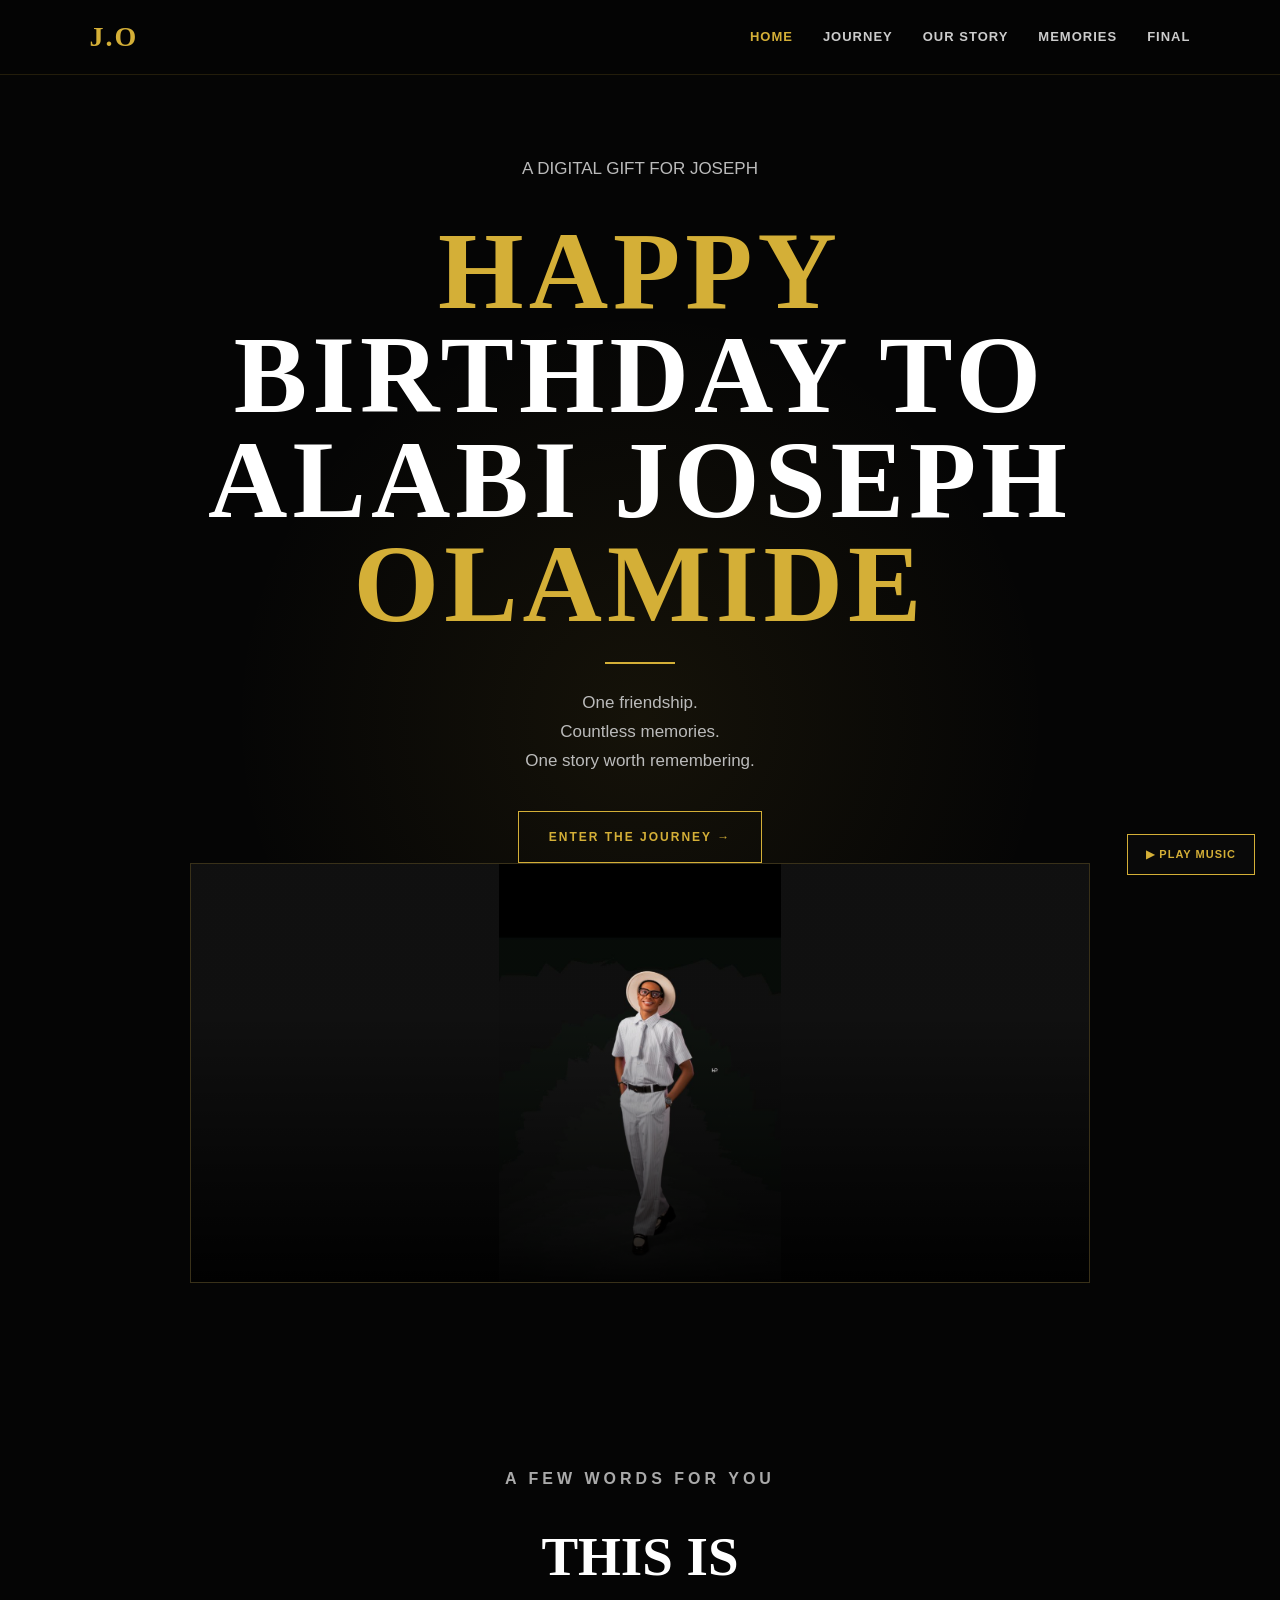
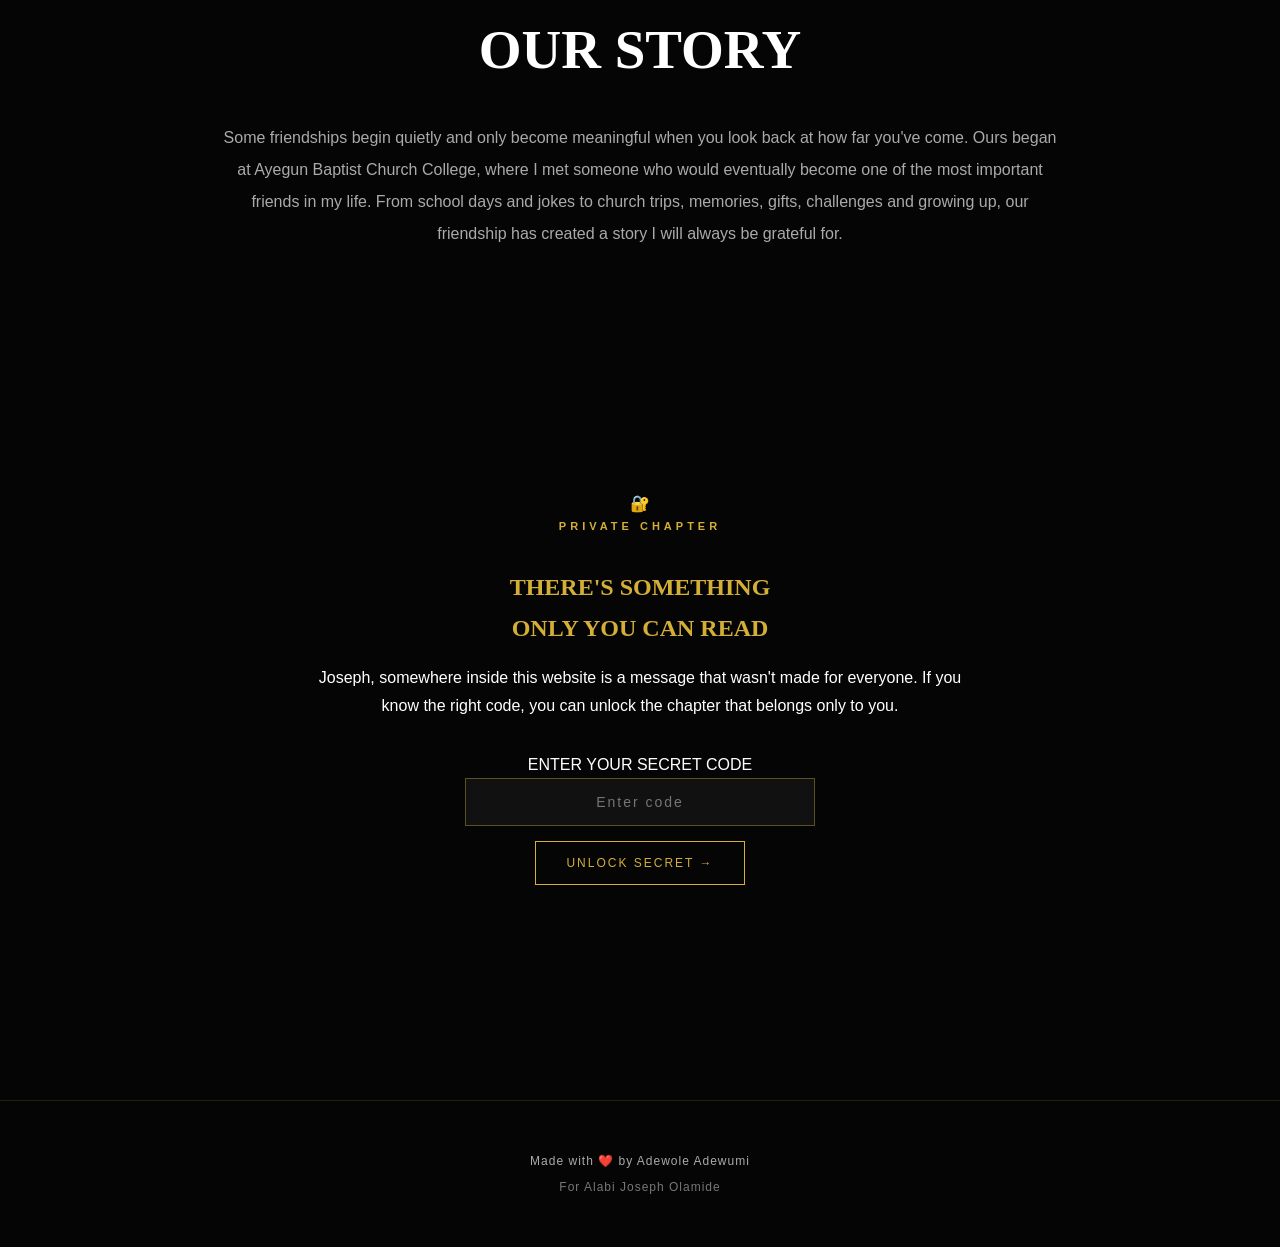
<file: index.html>
<!DOCTYPE html>
<html lang="en">

<head>
    <meta charset="UTF-8">
    <meta name="google-site-verification" content="C9zss3TBFeuRPm8NITYwpskEATsY9FX_-aom9kCX2G4" />
    <meta name="viewport"
        content="width=device-width, initial-scale=1.0">

    <title>Joseph Olamide | A Story Worth Remembering</title>
    <meta name="description" content="A birthday tribute to Joseph Olamide, celebrating friendship, shared memories and a story worth remembering.">
    <link rel="canonical" href="https://ola-jose-bd.onrender.com/">
    <meta name="theme-color" content="#050505">

    <link rel="stylesheet" href="style.css">
</head>

<body>
<!-- ================= MUSIC PLAYER ================= -->

<audio id="birthdayMusic" loop preload="none">
    <source src="music/birthday.mp3" type="audio/mpeg">
</audio>

<button id="musicButton" class="music-button">
    ▶ PLAY MUSIC
</button>
    <!-- =========================
         NAVIGATION
    ========================== -->

    <header>
    <nav class="navbar">

        <a href="index.html" class="logo">
            J.O
        </a>

        <button
            class="menu-toggle"
            id="menuToggle"
            aria-label="Open navigation menu"
            aria-controls="navLinks"
            aria-expanded="false"
        >
            <span></span>
            <span></span>
            <span></span>
        </button>

    
        <div class="nav-links" id="navLinks">
            <a href="index.html" aria-current="page">Home</a>
            <a href="journey.html">Journey</a>
            <a href="story.html">Our Story</a>
            <a href="memories.html">Memories</a>
            <a href="final.html">Final</a>
        </div>
    </nav>
</header>


    <!-- =========================
         HERO
    ========================== -->

    <main>

        <section class="hero">

            <div class="hero-content">

                <p class="eyebrow">
                    A DIGITAL GIFT FOR 
                          JOSEPH 
                </p>

                <h1><span> HAPPY </span>BIRTHDAY TO
                    ALABI JOSEPH
                    <span>OLAMIDE</span>
                </h1>

                <div class="gold-line"></div>

                <p class="hero-subtitle">
                    One friendship.<br>
                    Countless memories.<br>
                    One story worth remembering.
                </p>

                <a href="journey.html"
                    class="gold-button">ENTER THE JOURNEY →
                </a><br>
             <div class="photo-card">

            <img
                src="images/memory1.jpg"
                alt="A photo from Joseph and Adewole’s memories"
            >

            <div class="photo-caption">

            </div>
            </div>

                    </div>

        </section>


        <!-- =========================
             HOME MESSAGE
        ========================== -->

        <section class="home-message">

            <p class="chapter-label">
                A FEW WORDS FOR YOU
            </p>

            <h2>
                THIS IS<br>
                <span>OUR STORY</span>
            </h2>

            <p class="message">

                Some friendships begin quietly and only become
                meaningful when you look back at how far you've
                come. Ours began at Ayegun Baptist Church College,
                where I met someone who would eventually become
                one of the most important friends in my life.
                From school days and jokes to church trips,
                memories, gifts, challenges and growing up,
                our friendship has created a story I will always
                be grateful for.

            </p>

        </section>


        <!-- =========================
             SECRET CODE
        ========================== -->

        <section class="secret-entry">

            <div class="secret-card">

                <div class="lock">
                    🔐
                </div>

                <p class="chapter-label">
                    PRIVATE CHAPTER
                </p>

                <h2>
                    THERE'S SOMETHING<br>
                    <span>ONLY YOU CAN READ</span>
                </h2>

                <p class="secret-description">

                    Joseph, somewhere inside this website
                    is a message that wasn't made for everyone.
                    If you know the right code, you can unlock
                    the chapter that belongs only to you.

                </p>


                <div class="code-area">

                    <label for="secretCode">
                        ENTER YOUR SECRET CODE
                    </label>

                    <input
                        type="password"
                        id="secretCode"
                        placeholder="Enter code"
                        autocomplete="off"
                    >

                    <button id="unlockButton">
                        UNLOCK SECRET →
                    </button>

                    <p id="codeMessage" role="status" aria-live="polite"></p>

                </div>

            </div>

        </section>


        <!-- =========================
             FOOTER
        ========================== -->

        <footer>

            <p>
                Made with ❤️ by Adewole Adewumi
            </p>

            <p>
                For Alabi Joseph Olamide
            </p>

        </footer>

    </main>


    <script src="script.js"></script>

</body>

</html>
</file>
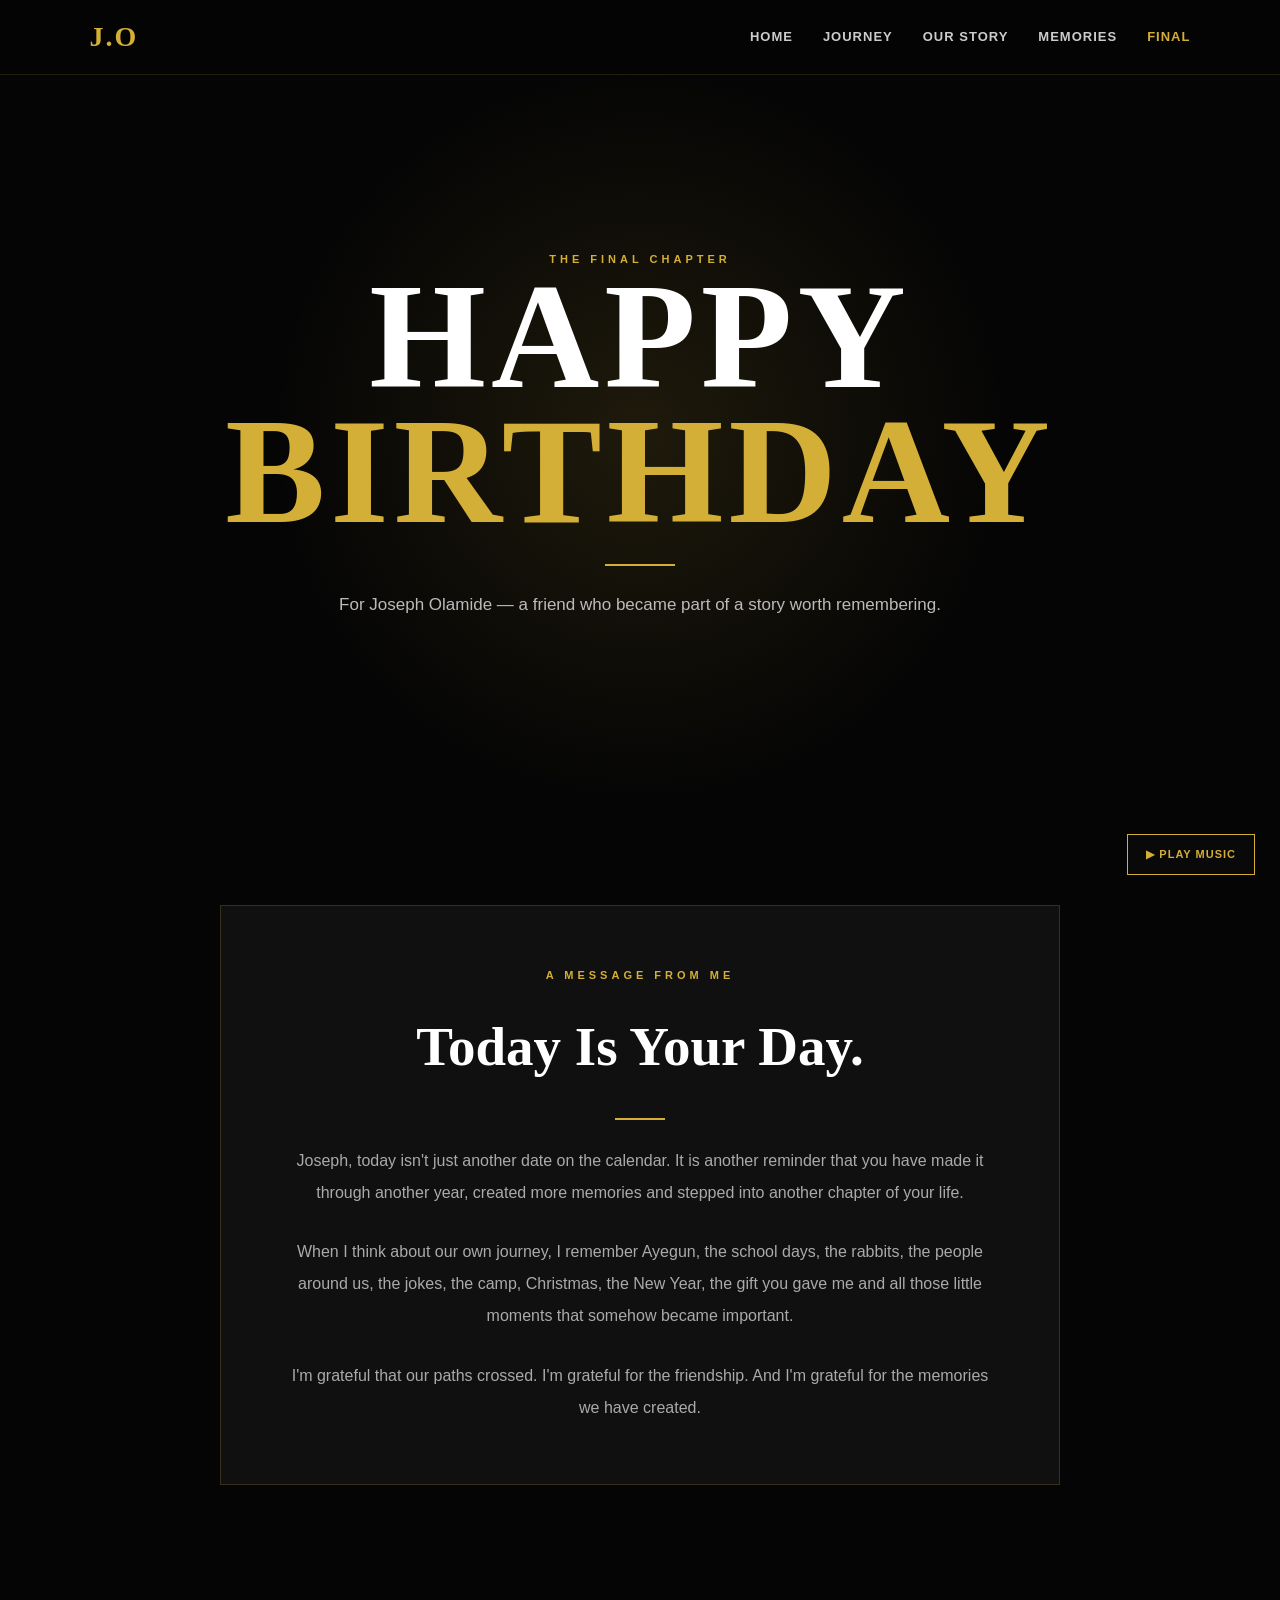
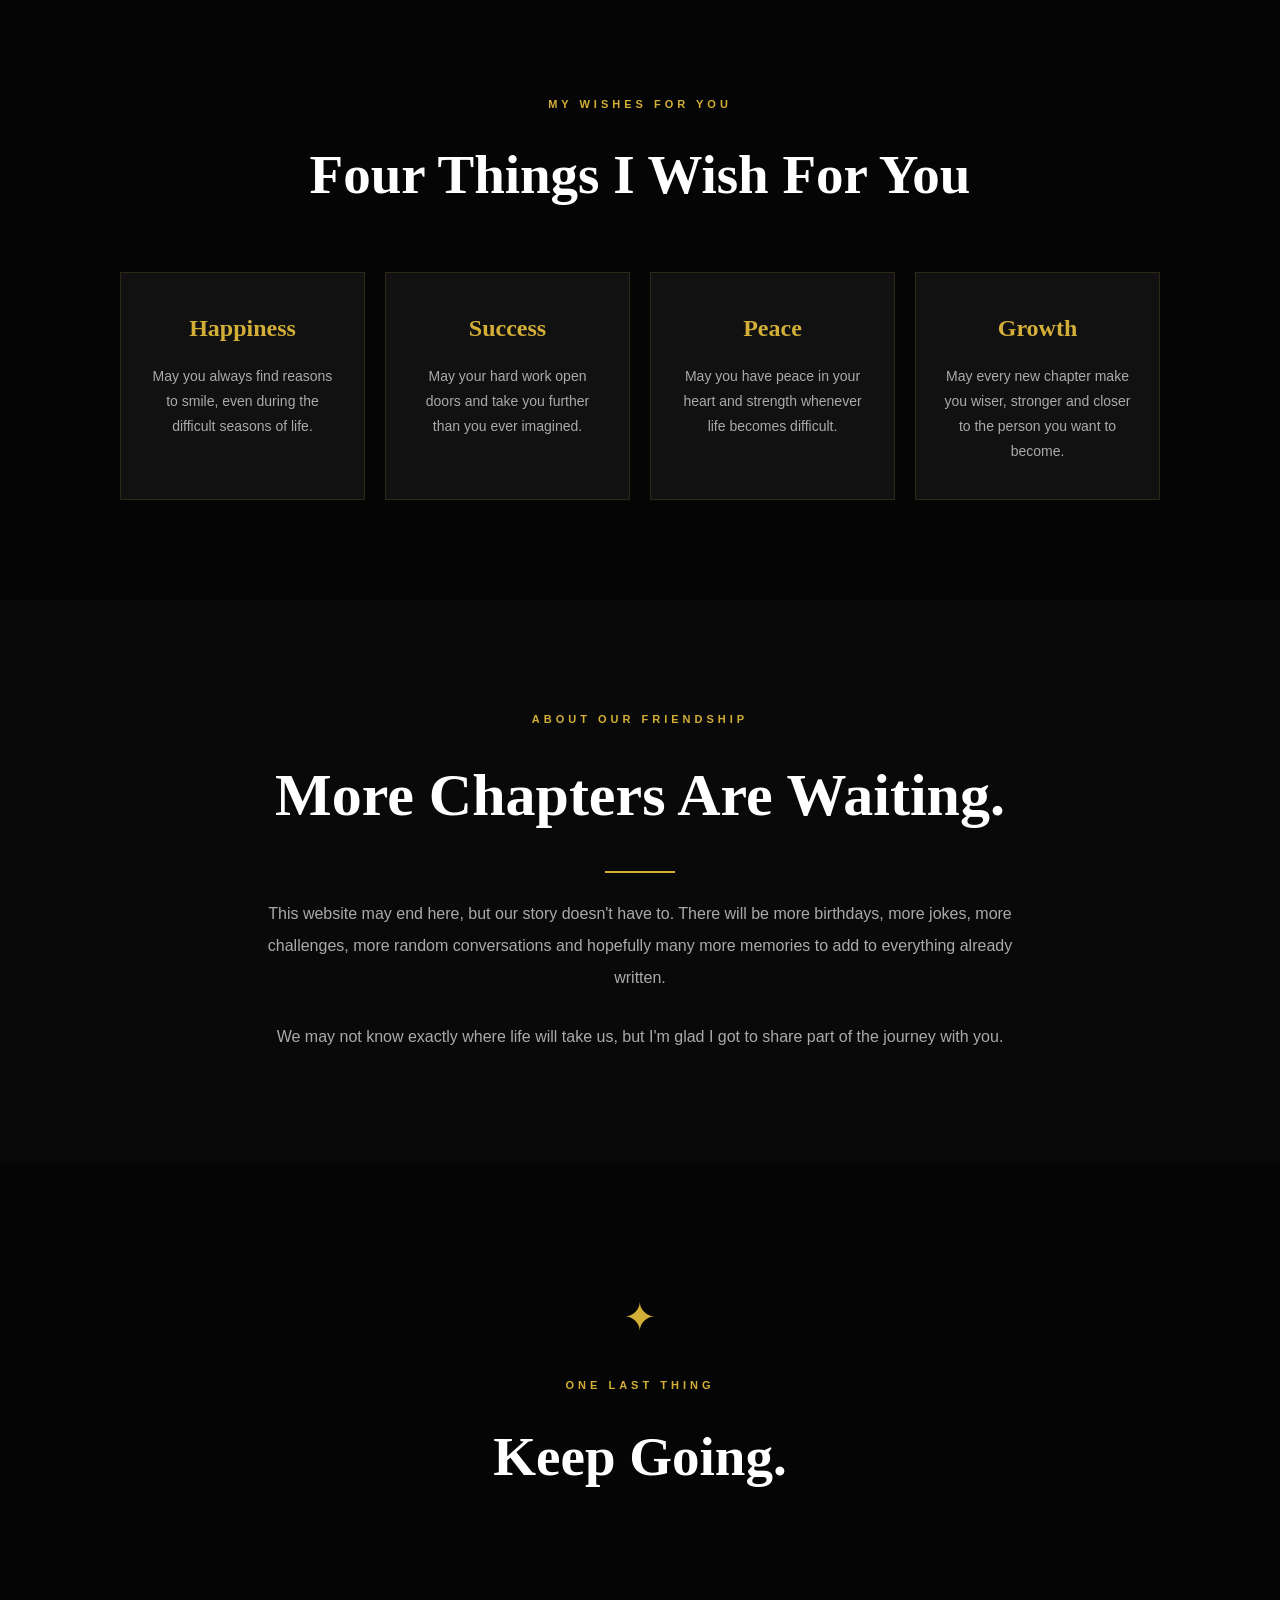
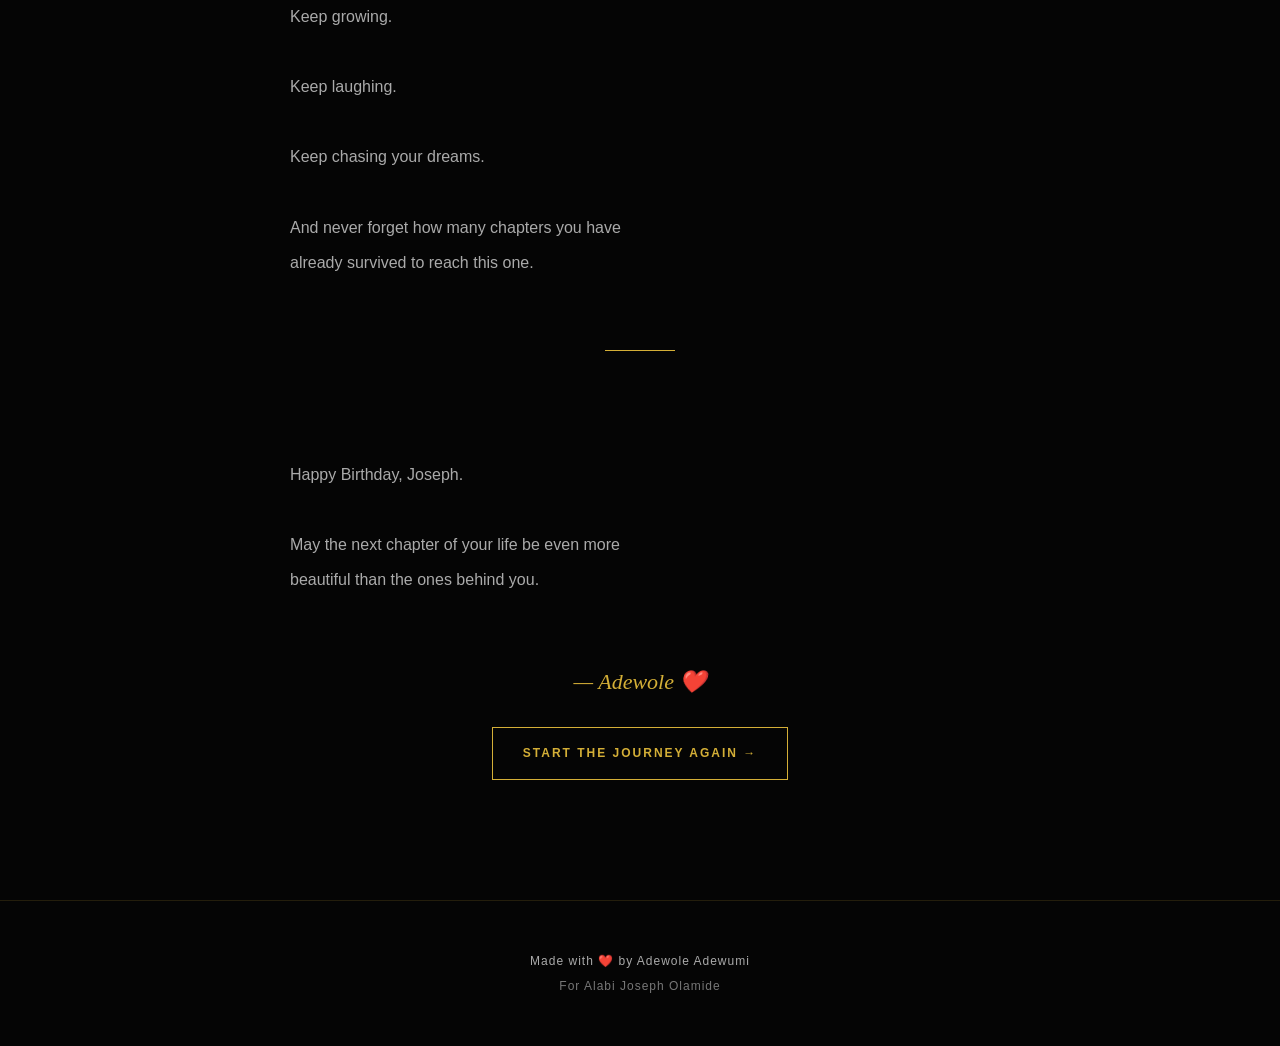
<file: final.html>
<!DOCTYPE html>
<html lang="en">
<head>
    <meta charset="UTF-8">
    <meta name="viewport" content="width=device-width, initial-scale=1.0">

    <title>Happy Birthday Joseph - Adewole</title>
    <meta name="description" content="Birthday wishes and a heartfelt final message for Joseph Olamide.">
    <link rel="canonical" href="https://ola-jose-bd.onrender.com/final.html">
    <meta name="theme-color" content="#050505">

    <link rel="stylesheet" href="style.css">
</head>

<body>

<header>
    <nav class="navbar">

        <a href="index.html" class="logo">
            J.O
        </a>

        <button
            class="menu-toggle"
            id="menuToggle"
            aria-label="Open navigation menu"
            aria-controls="navLinks"
            aria-expanded="false"
        >
            <span></span>
            <span></span>
            <span></span>
        </button>

        <div class="nav-links" id="navLinks">

            <a href="index.html">Home</a>

            <a href="journey.html">Journey</a>

            <a href="story.html">Our Story</a>

            <a href="memories.html">Memories</a>

            <a href="final.html" aria-current="page">Final</a>

        </div>

    </nav>
</header>


<!-- ============================================================
     FINAL HERO
     ============================================================ -->

<section class="final-hero">

    <div class="final-hero-content">

        <p class="final-label">
            THE FINAL CHAPTER
        </p>

        <h1>
            HAPPY<br>
            <span style="color:#d4af37;">BIRTHDAY</span>
        </h1>

        <div class="gold-line"></div>

        <p>
            For Joseph Olamide — a friend who became part
            of a story worth remembering.
        </p>

    </div>

</section>


<!-- ============================================================
     BIRTHDAY MESSAGE
     ============================================================ -->

<section class="birthday-message">

    <div class="birthday-card">

        <p class="section-label">
            A MESSAGE FROM ME
        </p>

        <h2>
            Today Is Your Day.
        </h2>

        <div class="message-line"></div>

        <p>
            Joseph, today isn't just another date on the
            calendar. It is another reminder that you have
            made it through another year, created more memories
            and stepped into another chapter of your life.
        </p>

        <br>

        <p>
            When I think about our own journey, I remember
            Ayegun, the school days, the rabbits, the people
            around us, the jokes, the camp, Christmas, the
            New Year, the gift you gave me and all those little
            moments that somehow became important.
        </p>

        <br>

        <p>
            I'm grateful that our paths crossed.
            I'm grateful for the friendship.
            And I'm grateful for the memories we have created.
        </p>

    </div>

</section>


<!-- ============================================================
     BIRTHDAY WISHES
     ============================================================ -->

<section class="wishes-section">

    <p class="section-label">
        MY WISHES FOR YOU
    </p>

    <h2 class="story-heading">
        Four Things I Wish For You
    </h2>


    <div class="wishes-grid">


        <div class="wish-card">

            <h3>
                Happiness
            </h3>

            <p>
                May you always find reasons to smile,
                even during the difficult seasons of life.
            </p>

        </div>


        <div class="wish-card">

            <h3>
                Success
            </h3>

            <p>
                May your hard work open doors and take you
                further than you ever imagined.
            </p>

        </div>


        <div class="wish-card">

            <h3>
                Peace
            </h3>

            <p>
                May you have peace in your heart and strength
                whenever life becomes difficult.
            </p>

        </div>


        <div class="wish-card">

            <h3>
                Growth
            </h3>

            <p>
                May every new chapter make you wiser,
                stronger and closer to the person you want to become.
            </p>

        </div>


    </div>

</section>


<!-- ============================================================
     FRIENDSHIP
     ============================================================ -->

<section class="friendship-section">

    <div class="friendship-content">

        <p class="section-label">
            ABOUT OUR FRIENDSHIP
        </p>

        <h2>
            More Chapters Are Waiting.
        </h2>

        <div class="gold-line"></div>

        <p>
            This website may end here, but our story doesn't
            have to. There will be more birthdays, more jokes,
            more challenges, more random conversations and
            hopefully many more memories to add to everything
            already written.
        </p>

        <br>

        <p>
            We may not know exactly where life will take us,
            but I'm glad I got to share part of the journey
            with you.
        </p>

    </div>

</section>


<!-- ============================================================
     FINAL CLOSING
     ============================================================ -->

<section class="final-closing">

    <div class="closing-symbol">
        ✦
    </div>

    <p class="section-label">
        ONE LAST THING
    </p>

    <h2 class="story-heading">
        Keep Going.
    </h2>

    <p class="story-text">

        Keep growing.

        Keep laughing.

        Keep chasing your dreams.

        And never forget how many chapters you have
        already survived to reach this one.

    </p>

    <div class="closing-line"></div>

    <p class="story-text">

        Happy Birthday, Joseph.

        May the next chapter of your life be even more
        beautiful than the ones behind you.

    </p>

    <p
        style="
        color:#d4af37;
        font-family:Georgia,serif;
        font-size:22px;
        font-style:italic;
        margin-top:30px;
        "
    >
        — Adewole ❤️

    </p>

    <br>

    <a href="index.html" class="gold-button">
        START THE JOURNEY AGAIN →
    </a>

</section>


<!-- ============================================================
     MUSIC
     ============================================================ -->

<audio id="birthdayMusic" loop preload="none">
    <source src="music/birthday.mp3" type="audio/mpeg">
</audio>

<button id="musicButton" class="music-button">
    ▶ PLAY MUSIC
</button>
<!-- ============================================================
     FOOTER
     ============================================================ -->

   <footer>

            <p>
                Made with ❤️ by Adewole Adewumi
            </p>

            <p>
                For Alabi Joseph Olamide
            </p>

        </footer>


<script src="script.js"></script>

</body>
</html>
</file>
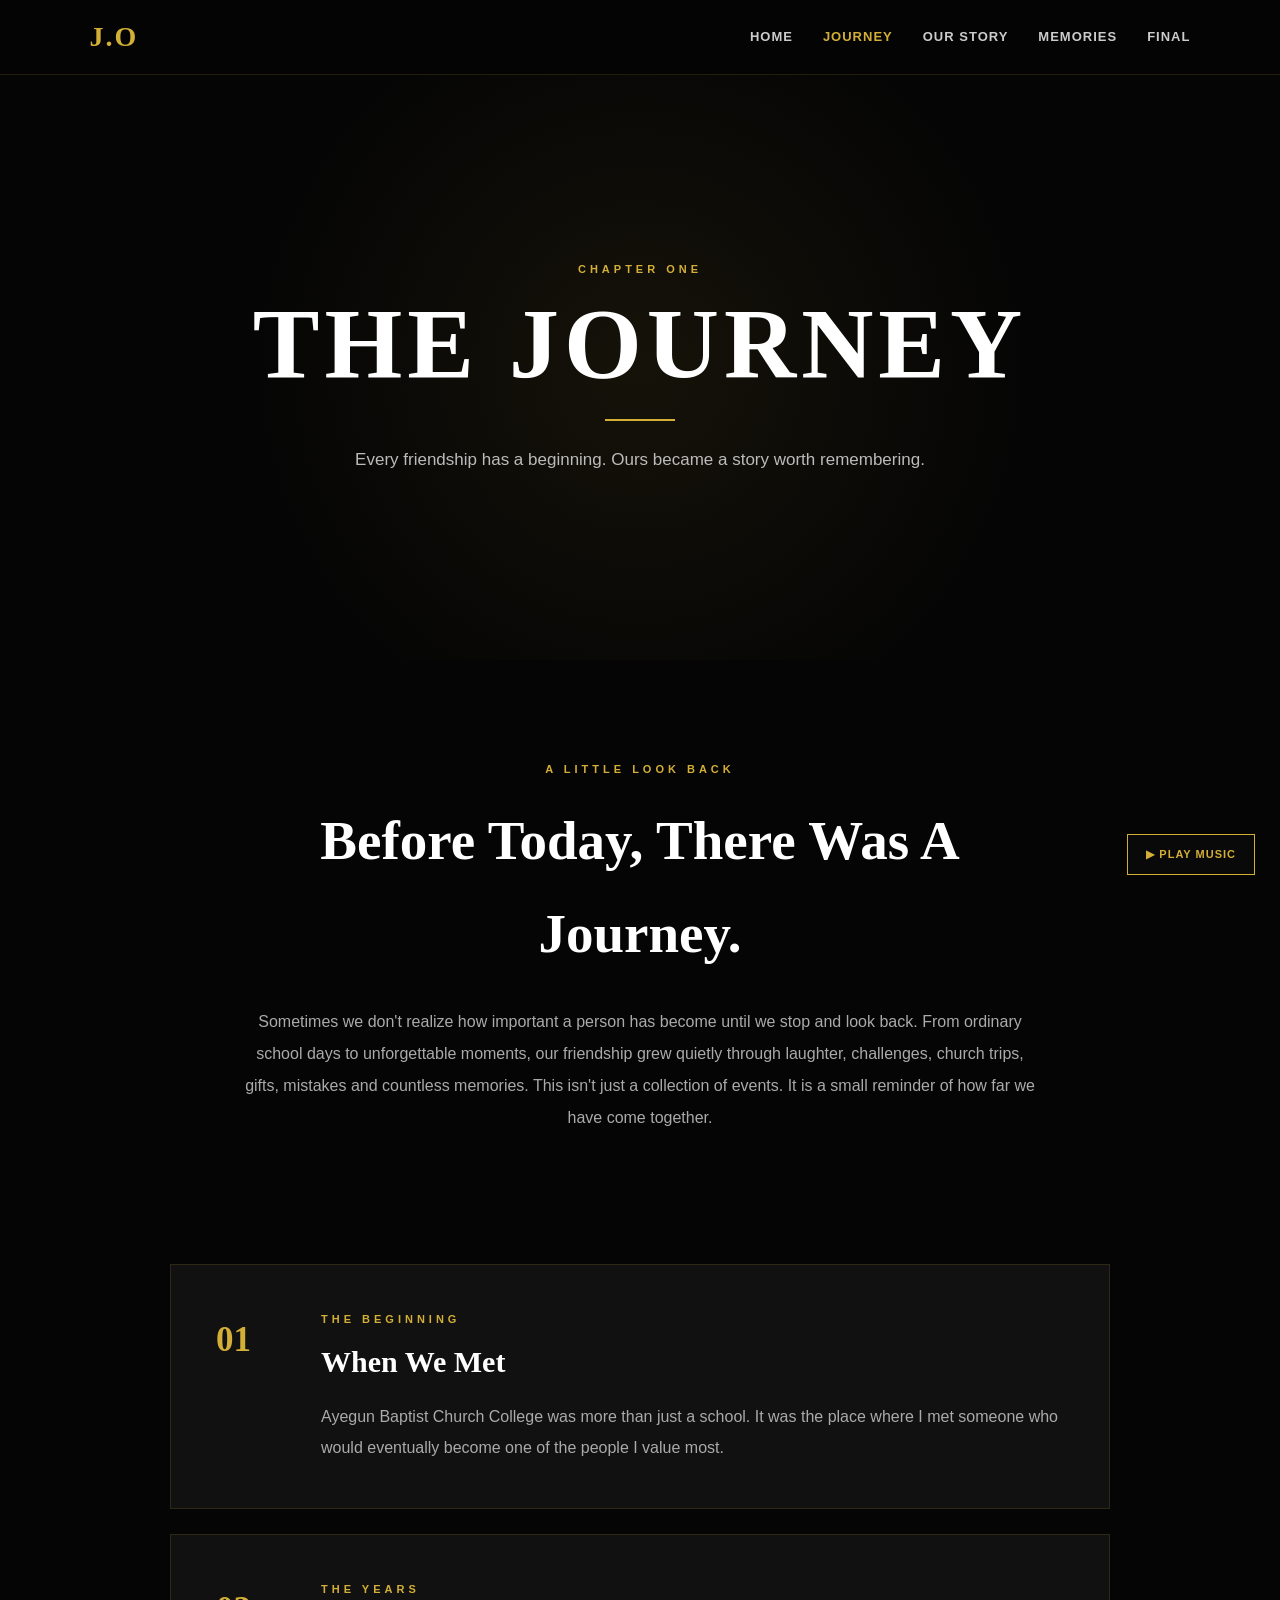
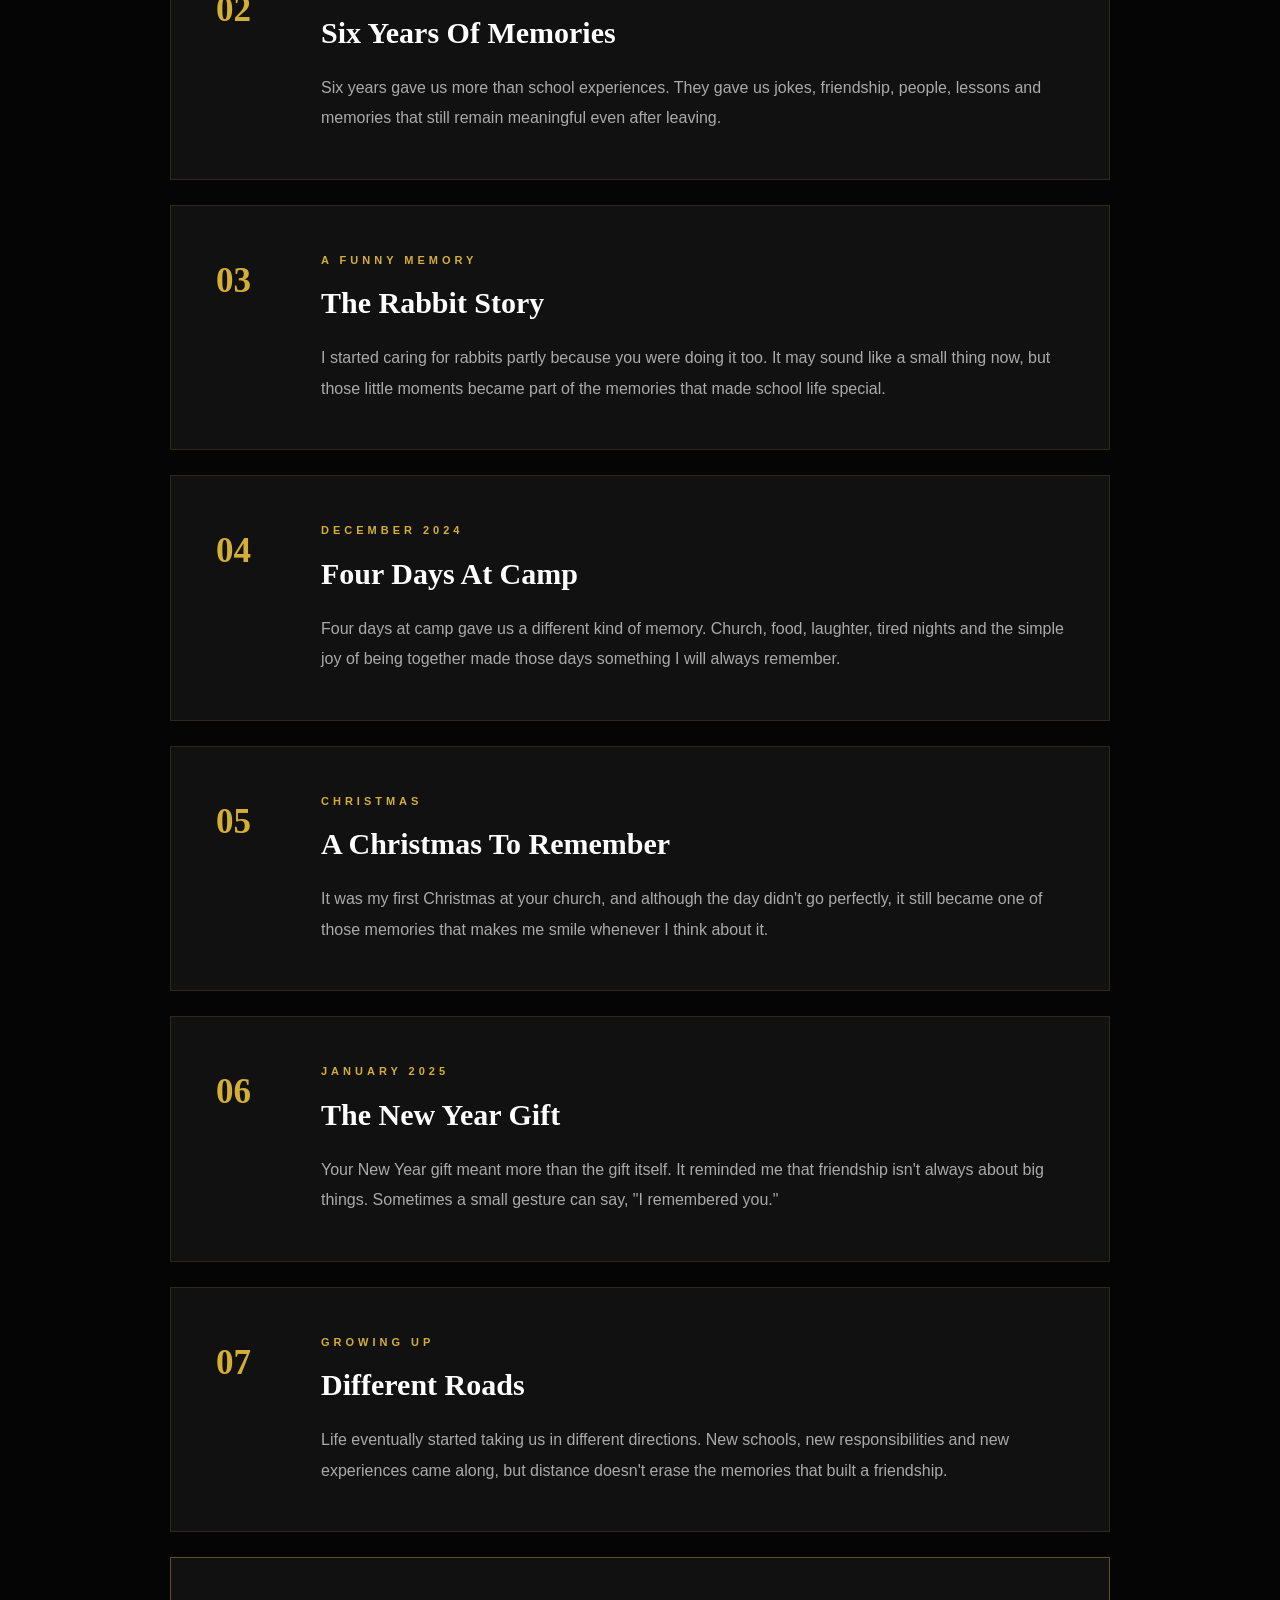
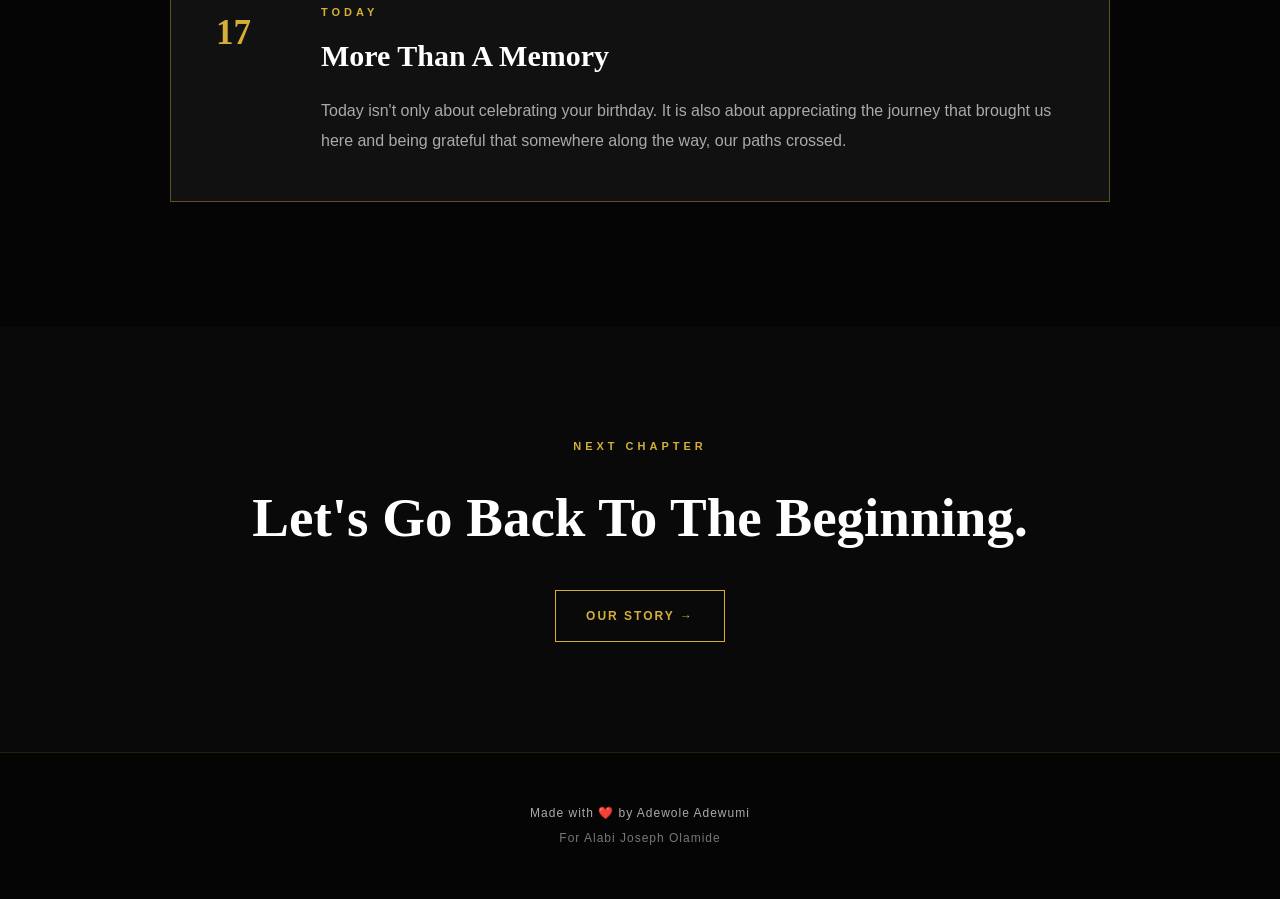
<file: journey.html>
<!DOCTYPE html>
<html lang="en">
<head>
    <meta charset="UTF-8">
    <meta name="viewport" content="width=device-width, initial-scale=1.0">

    <title>The Journey - Joseph Olamide</title>
    <meta name="description" content="Follow the journey of a lasting friendship, from school days to unforgettable moments.">
    <link rel="canonical" href="https://ola-jose-bd.onrender.com/journey.html">
    <meta name="theme-color" content="#050505">

    <link rel="stylesheet" href="style.css">
</head>

<body>

<header>
    <nav class="navbar">

        <a href="index.html" class="logo">
            J.O
        </a>

        <button
            class="menu-toggle"
            id="menuToggle"
            aria-label="Open navigation menu"
            aria-controls="navLinks"
            aria-expanded="false"
        >
            <span></span>
            <span></span>
            <span></span>
        </button>

        <div class="nav-links" id="navLinks">

            <a href="index.html">Home</a>

            <a href="journey.html" aria-current="page">Journey</a>

            <a href="story.html">Our Story</a>

            <a href="memories.html">Memories</a>

            <a href="final.html">Final</a>

        </div>

    </nav>
</header>


<section class="page-hero">

    <div class="hero-content">

        <p class="small-title">CHAPTER ONE</p>

        <h1>THE JOURNEY</h1>

        <div class="gold-line"></div>

        <p class="hero-subtitle">
            Every friendship has a beginning.
            Ours became a story worth remembering.
        </p>

    </div>

</section>


<section class="journey-intro">

    <p class="section-label">A LITTLE LOOK BACK</p>

    <h2>Before Today, There Was A Journey.</h2>

    <p class="journey-main-text">
        Sometimes we don't realize how important a person has become
        until we stop and look back. From ordinary school days to
        unforgettable moments, our friendship grew quietly through
        laughter, challenges, church trips, gifts, mistakes and
        countless memories. This isn't just a collection of events.
        It is a small reminder of how far we have come together.
    </p>

</section>


<section class="chapters">

    <div class="chapter-card">
        <div class="chapter-number">01</div>
        <div class="chapter-content">
            <p class="chapter-label">THE BEGINNING</p>
            <h3>When We Met</h3>
            <p>
                Ayegun Baptist Church College was more than just a school.
                It was the place where I met someone who would eventually
                become one of the people I value most.
            </p>
        </div>
    </div>


    <div class="chapter-card">
        <div class="chapter-number">02</div>
        <div class="chapter-content">
            <p class="chapter-label">THE YEARS</p>
            <h3>Six Years Of Memories</h3>
            <p>
                Six years gave us more than school experiences.
                They gave us jokes, friendship, people, lessons and
                memories that still remain meaningful even after leaving.
            </p>
        </div>
    </div>


    <div class="chapter-card">
        <div class="chapter-number">03</div>
        <div class="chapter-content">
            <p class="chapter-label">A FUNNY MEMORY</p>
            <h3>The Rabbit Story</h3>
            <p>
                I started caring for rabbits partly because you were doing
                it too. It may sound like a small thing now, but those
                little moments became part of the memories that made
                school life special.
            </p>
        </div>
    </div>


    <div class="chapter-card">
        <div class="chapter-number">04</div>
        <div class="chapter-content">
            <p class="chapter-label">DECEMBER 2024</p>
            <h3>Four Days At Camp</h3>
            <p>
                Four days at camp gave us a different kind of memory.
                Church, food, laughter, tired nights and the simple joy
                of being together made those days something I will always
                remember.
            </p>
        </div>
    </div>


    <div class="chapter-card">
        <div class="chapter-number">05</div>
        <div class="chapter-content">
            <p class="chapter-label">CHRISTMAS</p>
            <h3>A Christmas To Remember</h3>
            <p>
                It was my first Christmas at your church, and although
                the day didn't go perfectly, it still became one of those
                memories that makes me smile whenever I think about it.
            </p>
        </div>
    </div>


    <div class="chapter-card">
        <div class="chapter-number">06</div>
        <div class="chapter-content">
            <p class="chapter-label">JANUARY 2025</p>
            <h3>The New Year Gift</h3>
            <p>
                Your New Year gift meant more than the gift itself.
                It reminded me that friendship isn't always about big
                things. Sometimes a small gesture can say,
                "I remembered you."
            </p>
        </div>
    </div>


    <div class="chapter-card">
        <div class="chapter-number">07</div>
        <div class="chapter-content">
            <p class="chapter-label">GROWING UP</p>
            <h3>Different Roads</h3>
            <p>
                Life eventually started taking us in different directions.
                New schools, new responsibilities and new experiences
                came along, but distance doesn't erase the memories
                that built a friendship.
            </p>
        </div>
    </div>


    <div class="chapter-card final-chapter">

        <div class="chapter-number">17</div>

        <div class="chapter-content">

            <p class="chapter-label">TODAY</p>

            <h3>More Than A Memory</h3>

            <p>
                Today isn't only about celebrating your birthday.
                It is also about appreciating the journey that brought
                us here and being grateful that somewhere along the way,
                our paths crossed.
            </p>

        </div>

    </div>

</section>


<section class="journey-next">

    <p class="section-label">NEXT CHAPTER</p>

    <h2>Let's Go Back To The Beginning.</h2>

    <a href="story.html" class="gold-button">
        OUR STORY →
    </a>

</section>


<audio id="birthdayMusic" loop preload="none">
    <source src="music/birthday.mp3" type="audio/mpeg">
</audio>

<button id="musicButton" class="music-button">
    ▶ PLAY MUSIC
</button>


   <footer>

            <p>
                Made with ❤️ by Adewole Adewumi
            </p>

            <p>
                For Alabi Joseph Olamide
            </p>

        </footer>


<script src="script.js"></script>

</body>
</html>
</file>
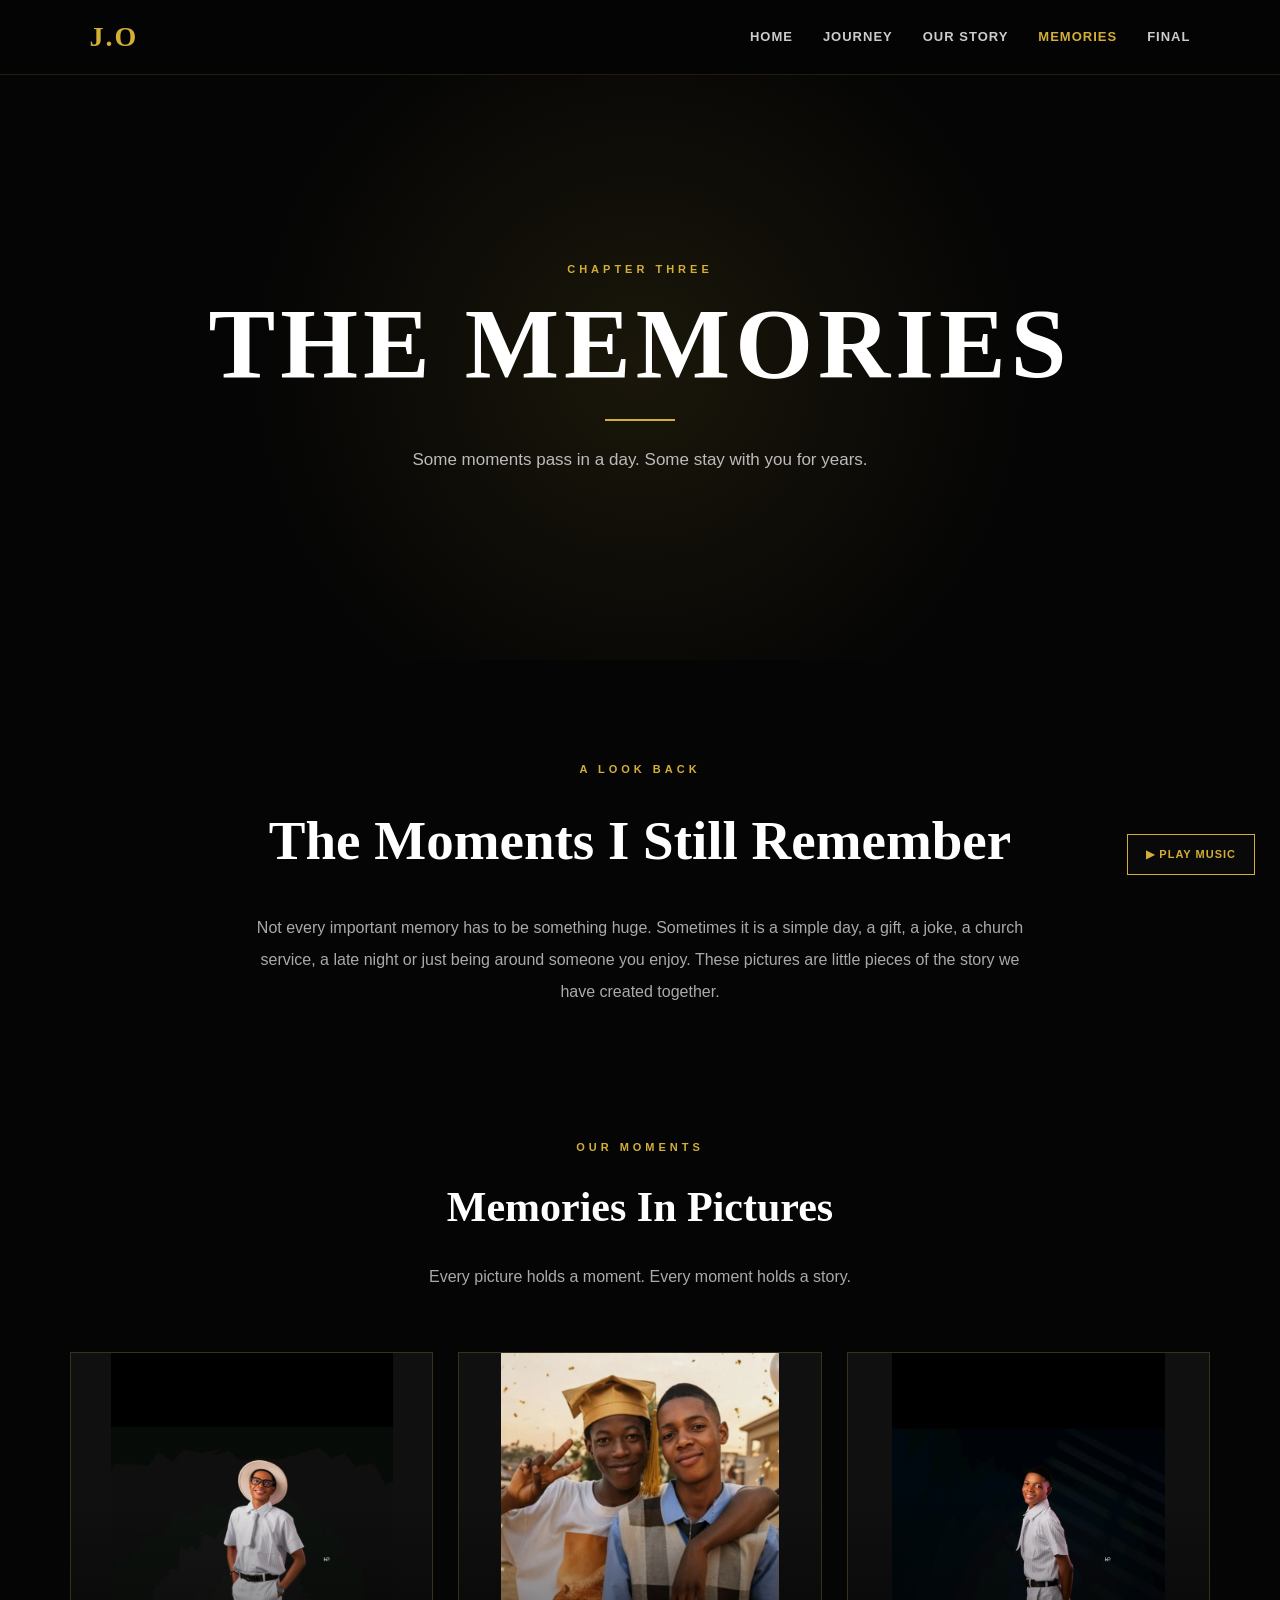
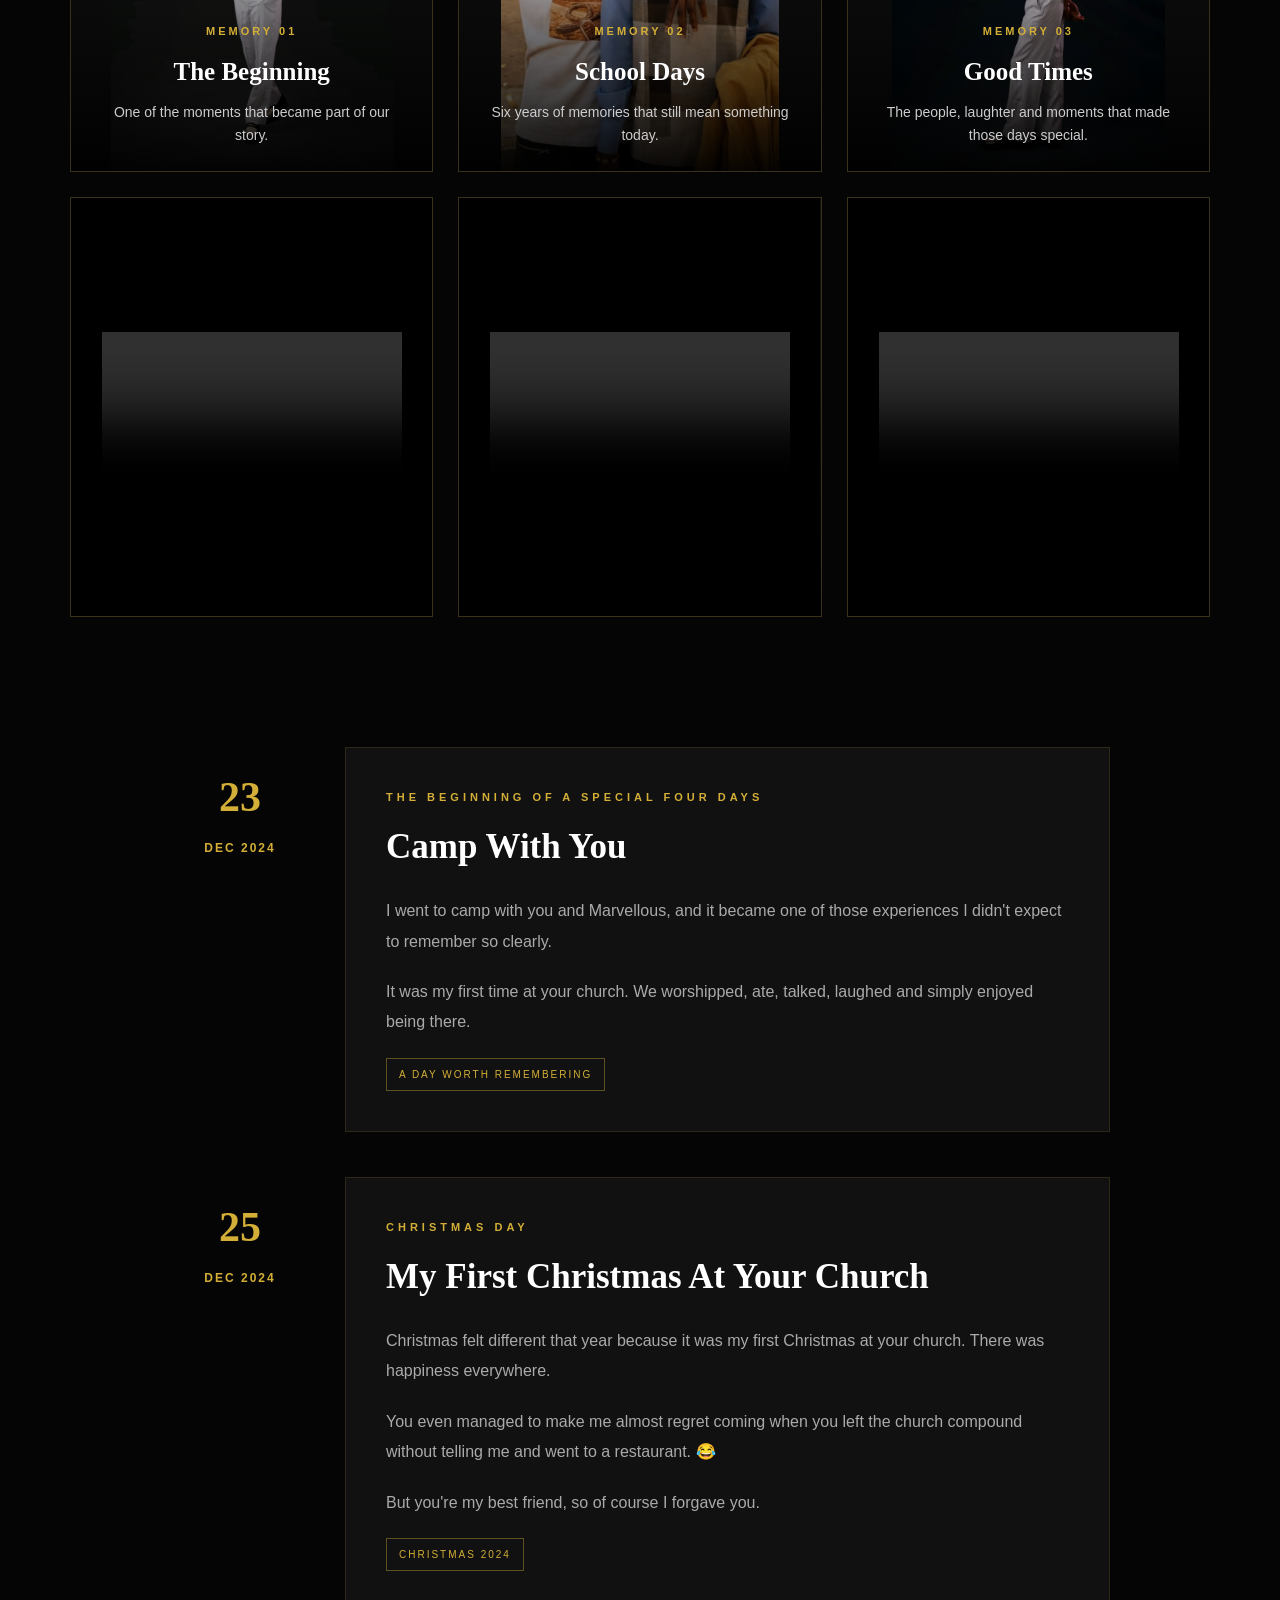
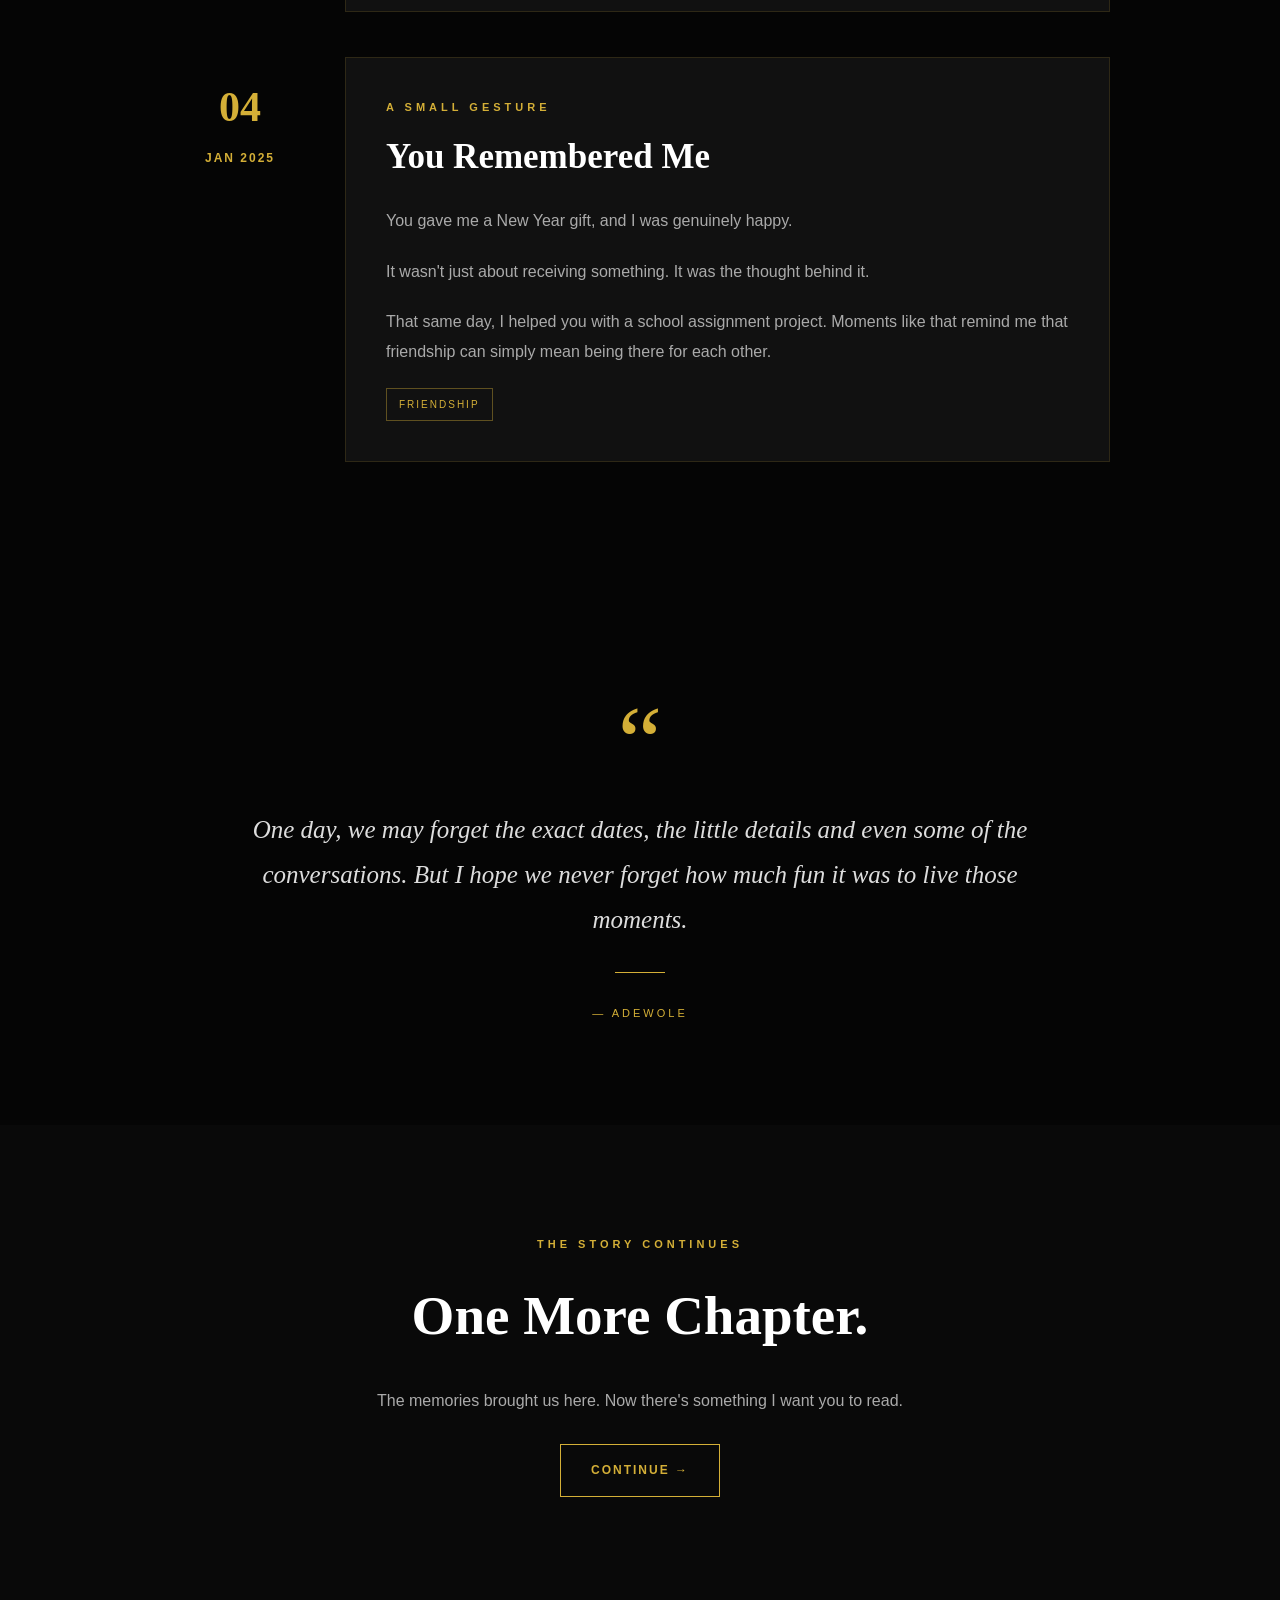
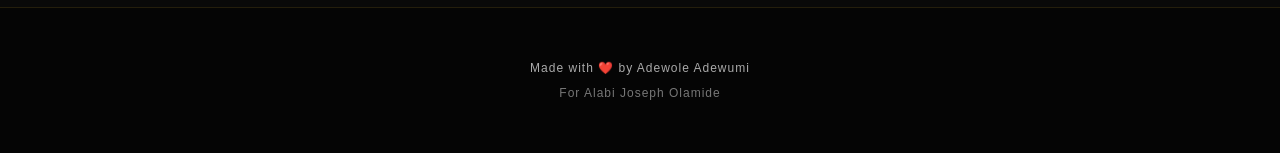
<file: memories.html>
<!DOCTYPE html>
<html lang="en">

<head>
    <meta charset="UTF-8">
    <meta name="viewport" content="width=device-width, initial-scale=1.0">

    <title>Memories - Joseph Olamide</title>
    <meta name="description" content="A gallery of moments and memories celebrating Joseph Olamide's birthday and friendships.">
    <link rel="canonical" href="https://ola-jose-bd.onrender.com/memories.html">
    <meta name="theme-color" content="#050505">

    <link rel="stylesheet" href="style.css">
</head>

<body>

<header>
    <nav class="navbar">

        <a href="index.html" class="logo">
            J.O
        </a>

        <button
            class="menu-toggle"
            id="menuToggle"
            aria-label="Open navigation menu"
            aria-controls="navLinks"
            aria-expanded="false"
        >
            <span></span>
            <span></span>
            <span></span>
        </button>

        <div class="nav-links" id="navLinks">

            <a href="index.html">Home</a>

            <a href="journey.html">Journey</a>

            <a href="story.html">Our Story</a>

            <a href="memories.html" aria-current="page">Memories</a>

            <a href="final.html">Final</a>

        </div>

    </nav>
</header>


<!-- HERO -->

<section class="memories-hero">

    <div class="memories-hero-content">

        <p class="memory-label">
            CHAPTER THREE
        </p>

        <h1>
            THE MEMORIES
        </h1>

        <div class="gold-line"></div>

        <p>
            Some moments pass in a day.
            Some stay with you for years.
        </p>

    </div>

</section>


<!-- INTRO -->

<section class="memories-intro">

    <p class="section-label">
        A LOOK BACK
    </p>

    <h2>
        The Moments I Still Remember
    </h2>

    <p>
        Not every important memory has to be something huge.
        Sometimes it is a simple day, a gift, a joke, a church
        service, a late night or just being around someone you
        enjoy.

        These pictures are little pieces of the story we have
        created together.
    </p>

</section>


<!-- PHOTO GALLERY -->

<section class="photo-gallery">

    <div class="gallery-heading">

        <p class="section-label">
            OUR MOMENTS
        </p>

        <h2>
            Memories In Pictures
        </h2>

        <p>
            Every picture holds a moment.
            Every moment holds a story.
        </p>

    </div>


    <div class="gallery-grid">

        <!-- PHOTO 1 -->

        <div class="photo-card">

            <img
                src="images/memory1.jpg"
                alt="Joseph and Adewole memory" loading="lazy" decoding="async"
            >

            <div class="photo-caption">

                <span>
                    MEMORY 01
                </span>

                <h3>
                    The Beginning
                </h3>

                <p>
                    One of the moments that became part
                    of our story.
                </p>

            </div>

        </div>


        <!-- PHOTO 2 -->

        <div class="photo-card">

            <img
                src="memory2.jpg"
                alt="Joseph memory" loading="lazy" decoding="async"
            >

            <div class="photo-caption">

                <span>
                    MEMORY 02
                </span>

                <h3>
                    School Days
                </h3>

                <p>
                    Six years of memories that still
                    mean something today.
                </p>

            </div>

        </div>


        <!-- PHOTO 3 -->

        <div class="photo-card">

            <img
                src="images/memory3.jpg"
                alt="Joseph and friends" loading="lazy" decoding="async"
            >

            <div class="photo-caption">

                <span>
                    MEMORY 03
                </span>

                <h3>
                    Good Times
                </h3>

                <p>
                    The people, laughter and moments
                    that made those days special.
                </p>

            </div>

        </div>


        <!-- PHOTO 4 -->

        <div class="photo-card video-card">

                <div class="video-wrapper">

                    <iframe
                        src="images/VIDEO_LINK_5.mp4"
                        controls
                        muted 
                        title="Joseph Birthday Memory Video 2"
                        frameborder="0"
                        allow="encrypted-media; picture-in-picture"
                        allowfullscreen>
                    </iframe>

                </div>

        </div>


        <!-- PHOTO 5 -->

        <div class="photo-card video-card">

                <div class="video-wrapper">

                    <iframe
                        src="images/VIDEO_LINK_4.mp4"
                        controls
                        muted 
                        title="Joseph Birthday Memory Video 2"
                        frameborder="0"
                         allow="encrypted-media; picture-in-picture"
                        allowfullscreen>
                    </iframe>

                </div>

        </div>


        <!-- PHOTO 6 -->

        <div class="photo-card video-card">

                <div class="video-wrapper">

                    <iframe
                        src="images/VIDEO_LINK_6.mp4"
                        controls
                        muted
                        title="Joseph Birthday Memory Video 2"
                        frameborder="0"
                       allow="encrypted-media; picture-in-picture"
                        allowfullscreen>
                    </iframe>

                </div>

</section>


<!-- TIMELINE -->

<section class="memory-timeline">

    <div class="memory-item">

        <div class="memory-date">

            <span>
                23
            </span>

            DEC 2024

        </div>

        <div class="memory-card">

            <p class="memory-type">
                THE BEGINNING OF A SPECIAL FOUR DAYS
            </p>

            <h2>
                Camp With You
            </h2>

            <p>
                I went to camp with you and Marvellous,
                and it became one of those experiences
                I didn't expect to remember so clearly.
            </p>

            <p>
                It was my first time at your church.
                We worshipped, ate, talked, laughed and
                simply enjoyed being there.
            </p>

            <span class="memory-tag">
                A DAY WORTH REMEMBERING
            </span>

        </div>

    </div>


    <div class="memory-item">

        <div class="memory-date">

            <span>
                25
            </span>

            DEC 2024

        </div>

        <div class="memory-card">

            <p class="memory-type">
                CHRISTMAS DAY
            </p>

            <h2>
                My First Christmas At Your Church
            </h2>

            <p>
                Christmas felt different that year because
                it was my first Christmas at your church.
                There was happiness everywhere.
            </p>

            <p>
                You even managed to make me almost regret
                coming when you left the church compound
                without telling me and went to a restaurant. 😂
            </p>

            <p>
                But you're my best friend, so of course
                I forgave you.
            </p>

            <span class="memory-tag">
                CHRISTMAS 2024
            </span>

        </div>

    </div>


    <div class="memory-item">

        <div class="memory-date">

            <span>
                04
            </span>

            JAN 2025

        </div>

        <div class="memory-card">

            <p class="memory-type">
                A SMALL GESTURE
            </p>

            <h2>
                You Remembered Me
            </h2>

            <p>
                You gave me a New Year gift, and I was
                genuinely happy.
            </p>

            <p>
                It wasn't just about receiving something.
                It was the thought behind it.
            </p>

            <p>
                That same day, I helped you with a school
                assignment project. Moments like that remind
                me that friendship can simply mean being
                there for each other.
            </p>

            <span class="memory-tag">
                FRIENDSHIP
            </span>

        </div>

    </div>

</section>


<!-- QUOTE -->

<section class="memory-quote">

    <div class="quote-mark">
        “
    </div>

    <p>
        One day, we may forget the exact dates,
        the little details and even some of the
        conversations.

        But I hope we never forget how much fun
        it was to live those moments.
    </p>

    <div class="quote-line"></div>

    <span>
        — ADEWOLE
    </span>

</section>


<!-- NEXT -->

<section class="memories-next">

    <p class="section-label">
        THE STORY CONTINUES
    </p>

    <h2>
        One More Chapter.
    </h2>

    <p>
        The memories brought us here.
        Now there's something I want you to read.
    </p>

    <a href="final.html" class="gold-button">
        CONTINUE →
    </a>

</section>


<!-- MUSIC -->

<audio id="birthdayMusic" loop preload="none">
    <source src="music/birthday.mp3" type="audio/mpeg">
</audio>

<button id="musicButton" class="music-button">
    ▶ PLAY MUSIC
</button>


<!-- FOOTER -->

   <footer>

            <p>
                Made with ❤️ by Adewole Adewumi
            </p>

            <p>
                For Alabi Joseph Olamide
            </p>

        </footer>


<script src="script.js"></script>

</body>

</html>
</file>
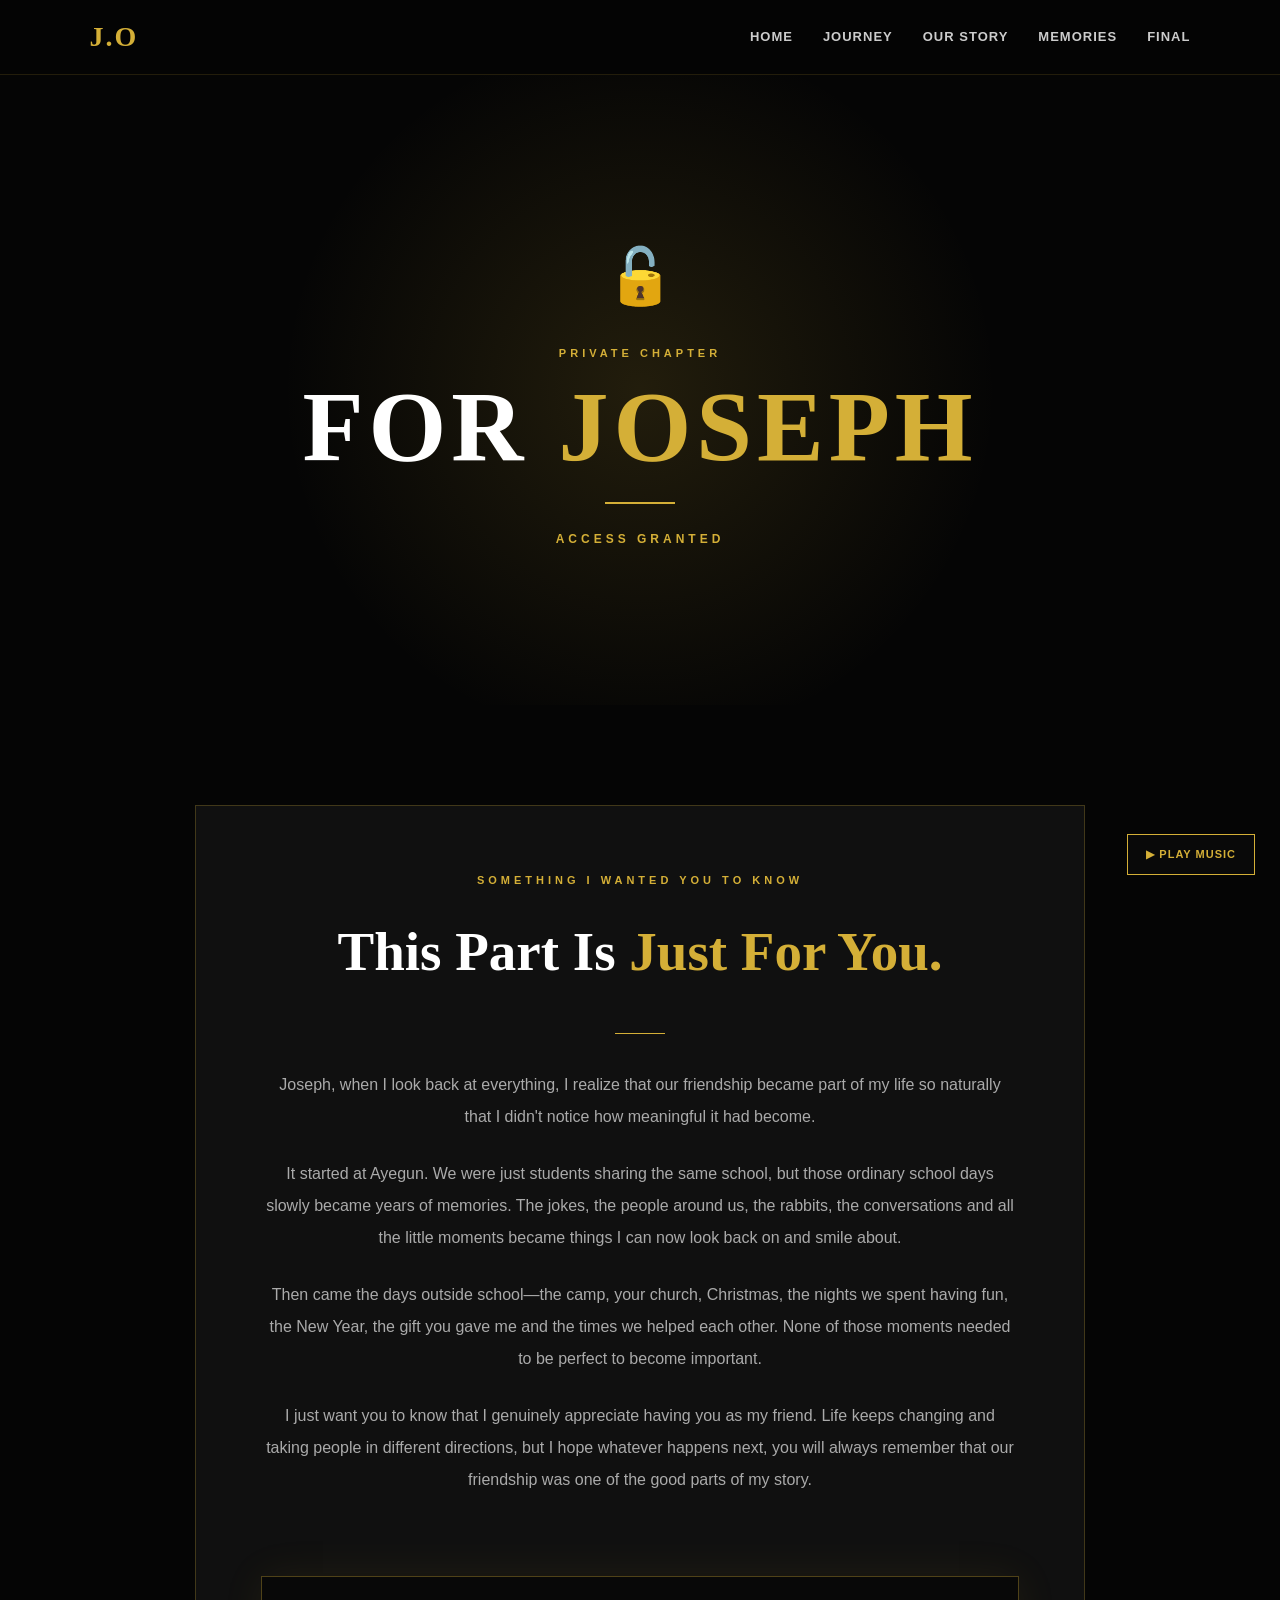
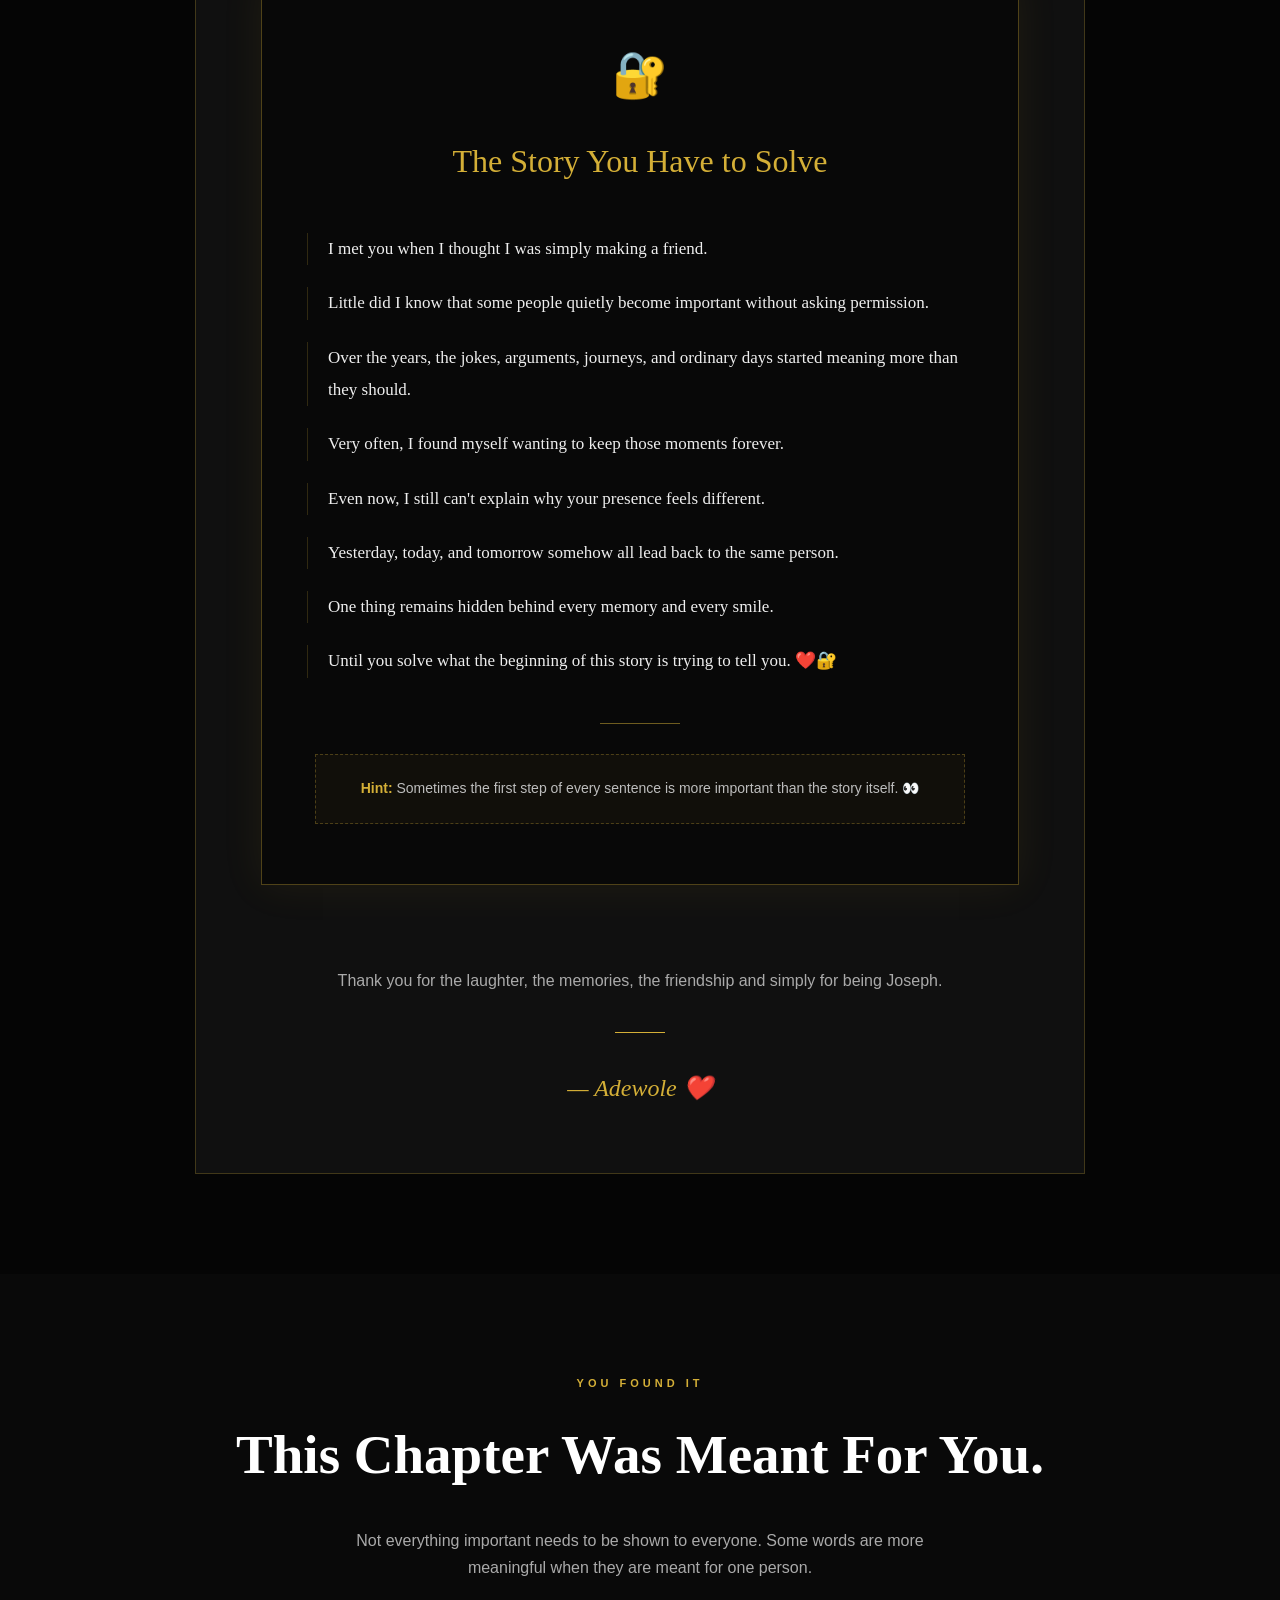
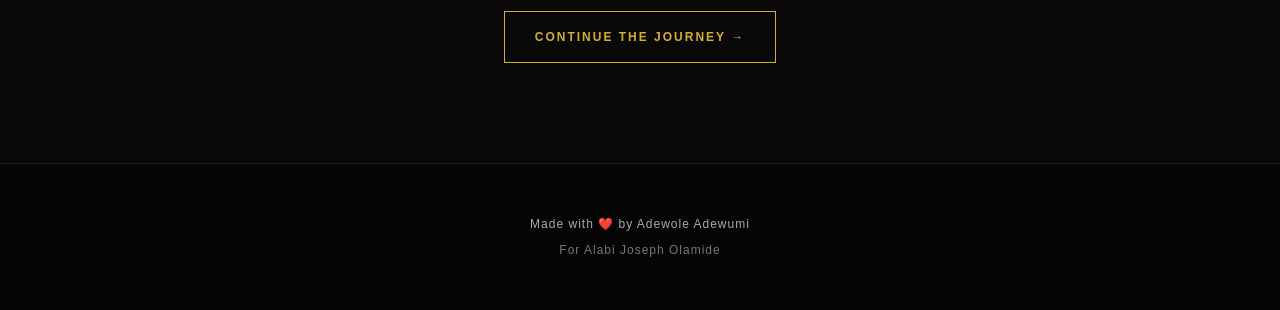
<file: secret.html>
<!DOCTYPE html>
<html lang="en">
<head>
    <meta charset="UTF-8">
    <meta name="viewport" content="width=device-width, initial-scale=1.0">

    <title>Private Chapter - Joseph Olamide</title>
    <meta name="robots" content="noindex, nofollow, noarchive">
    <meta name="theme-color" content="#050505">

    <link rel="stylesheet" href="style.css">
</head>

<body>

<header>
    <nav class="navbar">

        <a href="index.html" class="logo">
            J.O
        </a>

        <button
            class="menu-toggle"
            id="menuToggle"
            aria-label="Open navigation menu"
            aria-controls="navLinks"
            aria-expanded="false"
        >
            <span></span>
            <span></span>
            <span></span>
        </button>

        <div class="nav-links" id="navLinks">

            <a href="index.html">Home</a>

            <a href="journey.html">Journey</a>

            <a href="story.html">Our Story</a>

            <a href="memories.html">Memories</a>

            <a href="final.html">Final</a>

        </div>

    </nav>
</header>


<!-- ============================================================
     PRIVATE HERO
     ============================================================ -->

<section class="private-hero">

    <div class="private-content">

        <div class="private-lock">
            🔓
        </div>

        <p class="section-label">
            PRIVATE CHAPTER
        </p>

        <h1>
            FOR <span>JOSEPH</span>
        </h1>

        <div class="gold-line"></div>

        <p class="access-text">
            ACCESS GRANTED
        </p>

    </div>

</section>


<!-- ============================================================
     PRIVATE MESSAGE
     ============================================================ -->

<section class="private-message">

    <div class="private-card">

        <p class="section-label">
            SOMETHING I WANTED YOU TO KNOW
        </p>

        <h2>
            This Part Is <span>Just For You.</span>
        </h2>

        <div class="private-divider"></div>

        <p class="message">
            Joseph, when I look back at everything, I realize
            that our friendship became part of my life so
            naturally that I didn't notice how meaningful it
            had become.
        </p>

        <p class="message">
            It started at Ayegun. We were just students sharing
            the same school, but those ordinary school days
            slowly became years of memories. The jokes, the
            people around us, the rabbits, the conversations
            and all the little moments became things I can now
            look back on and smile about.
        </p>

        <p class="message">
            Then came the days outside school—the camp, your
            church, Christmas, the nights we spent having fun,
            the New Year, the gift you gave me and the times
            we helped each other. None of those moments needed
            to be perfect to become important.
        </p>

        <p class="message">
            I just want you to know that I genuinely appreciate
            having you as my friend. Life keeps changing and
            taking people in different directions, but I hope
            whatever happens next, you will always remember
            that our friendship was one of the good parts of
            my story.
        </p>

        
<!-- =====================================================
     THE STORY YOU HAVE TO SOLVE
     ===================================================== -->

<section class="secret-story">

    <div class="story-lock">
        🔐
    </div>

    <h2>
        The Story You Have to Solve
    </h2>

    <div class="story-text">

        <p>
            I met you when I thought I was simply making a friend.
        </p>

        <p>
            Little did I know that some people quietly become
            important without asking permission.
        </p>

        <p>
            Over the years, the jokes, arguments, journeys,
            and ordinary days started meaning more than they should.
        </p>

        <p>
            Very often, I found myself wanting to keep those
            moments forever.
        </p>

        <p>
            Even now, I still can't explain why your presence
            feels different.
        </p>

        <p>
            Yesterday, today, and tomorrow somehow all lead
            back to the same person.
        </p>

        <p>
            One thing remains hidden behind every memory
            and every smile.
        </p>

        <p>
            Until you solve what the beginning of this story
            is trying to tell you. ❤️🔐
        </p>

    </div>

    <div class="story-divider"></div>

    <div class="story-hint">

        <strong>Hint:</strong>

        Sometimes the first step of every sentence is more
        important than the story itself. 👀

    </div>

</section>
        <p class="message">
            Thank you for the laughter, the memories, the
            friendship and simply for being Joseph.
        </p>

        <div class="private-divider"></div>

        <p class="signature">
            — Adewole ❤️
        </p>

    </div>

</section>


<!-- ============================================================
     PRIVATE CLOSING
     ============================================================ -->

<section class="private-bottom">

    <p class="section-label">
        YOU FOUND IT
    </p>

    <h2>
        This Chapter Was Meant For You.
    </h2>

    <p>
        Not everything important needs to be shown to everyone.
        Some words are more meaningful when they are meant for
        one person.
    </p>

    <a href="journey.html" class="gold-button">
        CONTINUE THE JOURNEY →
    </a>

</section>


<!-- ============================================================
     MUSIC
     ============================================================ -->

<audio id="birthdayMusic" loop preload="none">
    <source src="music/birthday.mp3" type="audio/mpeg">
</audio>

<button id="musicButton" class="music-button">
    ▶ PLAY MUSIC
</button>

   <footer>

            <p>
                Made with ❤️ by Adewole Adewumi
            </p>

            <p>
                For Alabi Joseph Olamide
            </p>

        </footer>


<script src="script.js"></script>

</body>
</html>
</file>
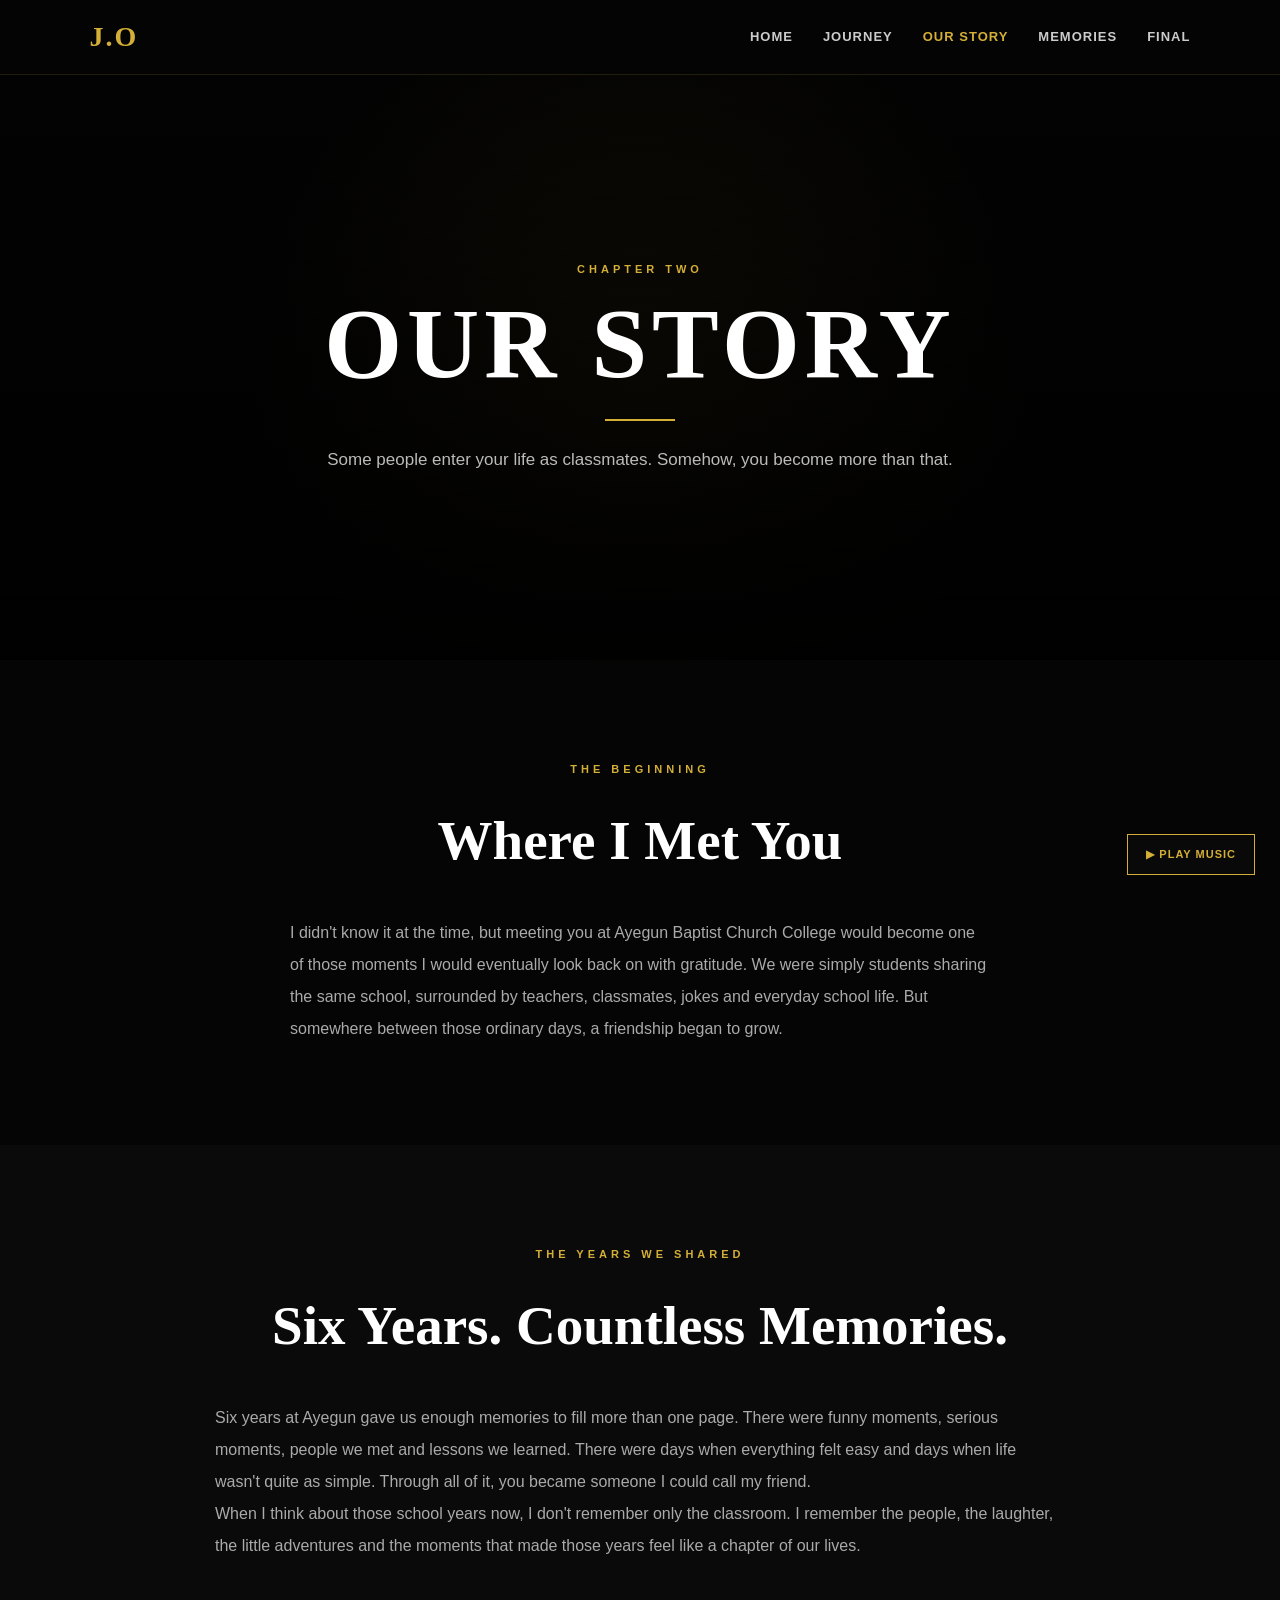
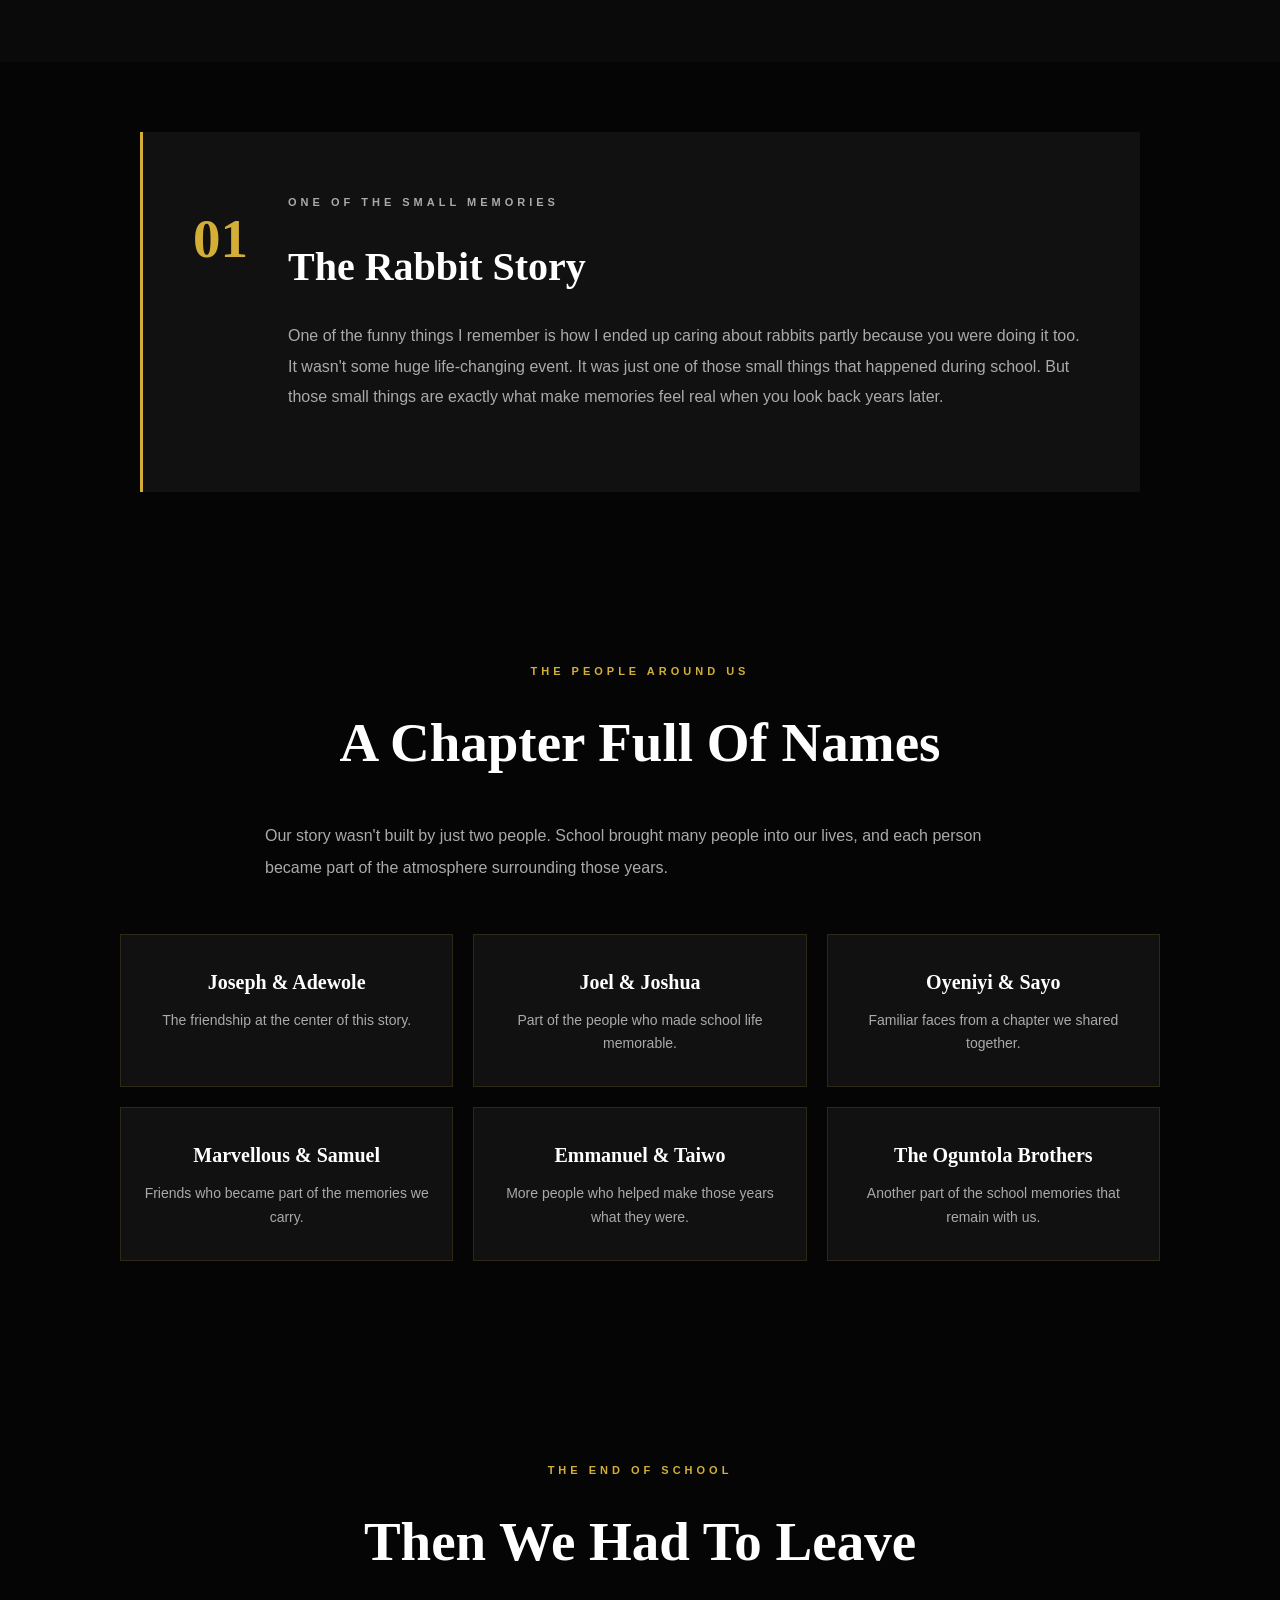
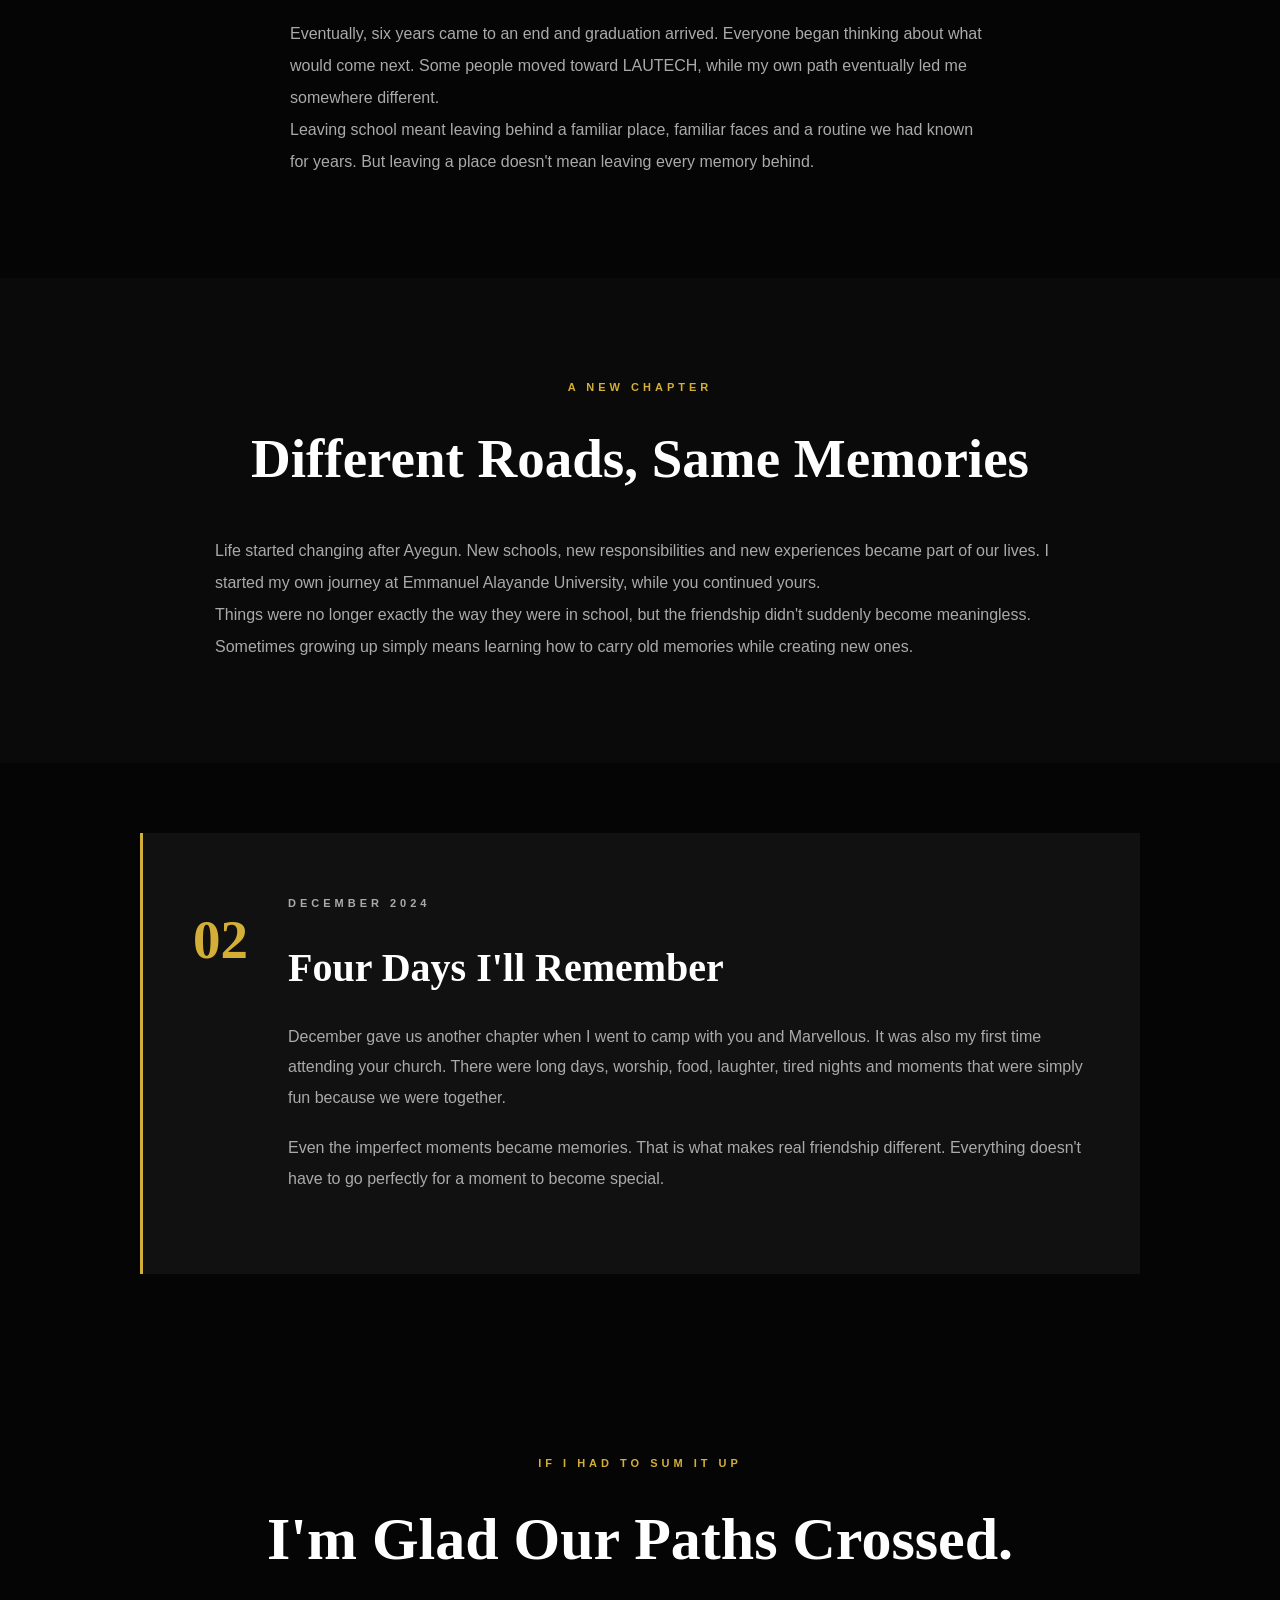
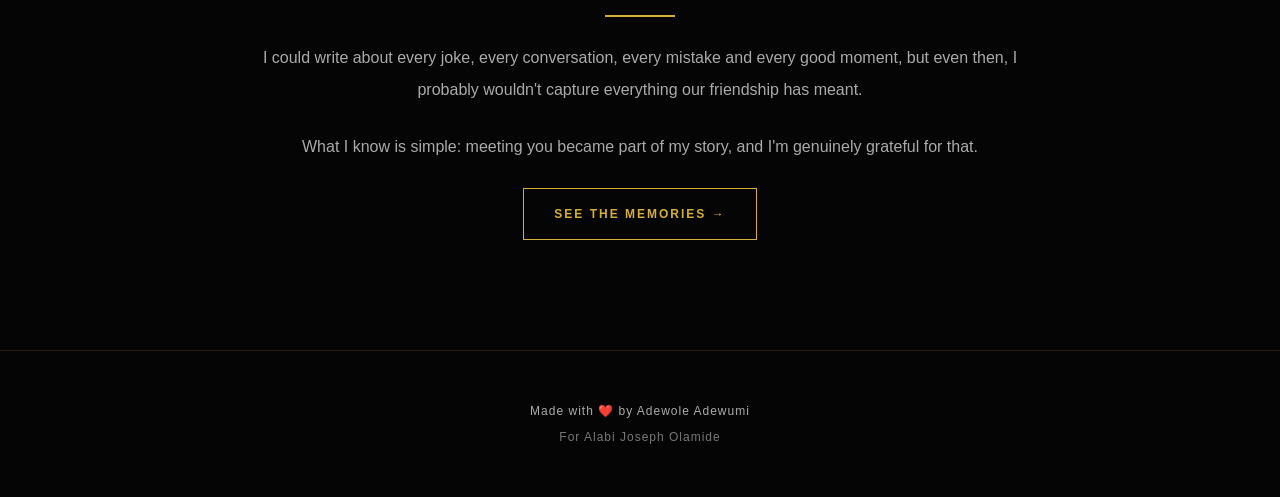
<file: story.html>
<!DOCTYPE html>
<html lang="en">
<head>
    <meta charset="UTF-8">
    <meta name="viewport" content="width=device-width, initial-scale=1.0">

    <title>Our Story - Joseph Olamide</title>
    <meta name="description" content="A personal story about friendship, gratitude and the people who make life's memories meaningful.">
    <link rel="canonical" href="https://ola-jose-bd.onrender.com/story.html">
    <meta name="theme-color" content="#050505">

    <link rel="stylesheet" href="style.css">
</head>

<body>

<header>
    <nav class="navbar">

        <a href="index.html" class="logo">
            J.O
        </a>

        <button
            class="menu-toggle"
            id="menuToggle"
            aria-label="Open navigation menu"
            aria-controls="navLinks"
            aria-expanded="false"
        >
            <span></span>
            <span></span>
            <span></span>
        </button>

        <div class="nav-links" id="navLinks">

            <a href="index.html">Home</a>

            <a href="journey.html">Journey</a>

            <a href="story.html" aria-current="page">Our Story</a>

            <a href="memories.html">Memories</a>

            <a href="final.html">Final</a>

        </div>

    </nav>
</header>


<!-- ============================================================
     HERO
     ============================================================ -->

<section class="story-hero">

    <div class="story-hero-content">

        <p class="story-label">CHAPTER TWO</p>

        <h1>OUR STORY</h1>

        <div class="gold-line"></div>

        <p>
            Some people enter your life as classmates.
            Somehow, you become more than that.
        </p>

    </div>

</section>


<!-- ============================================================
     BEGINNING
     ============================================================ -->

<section class="story-section">

    <p class="section-label">THE BEGINNING</p>

    <h2 class="story-heading">
        Where I Met You
    </h2>

    <p class="story-text">
        I didn't know it at the time, but meeting you at
        Ayegun Baptist Church College would become one of those
        moments I would eventually look back on with gratitude.
        We were simply students sharing the same school,
        surrounded by teachers, classmates, jokes and everyday
        school life. But somewhere between those ordinary days,
        a friendship began to grow.
    </p>

</section>


<!-- ============================================================
     SIX YEARS
     ============================================================ -->

<section class="story-section story-dark-section">

    <p class="section-label">THE YEARS WE SHARED</p>

    <h2 class="story-heading">
        Six Years. Countless Memories.
    </h2>

    <p class="story-text">
        Six years at Ayegun gave us enough memories to fill
        more than one page. There were funny moments, serious
        moments, people we met and lessons we learned.
        There were days when everything felt easy and days
        when life wasn't quite as simple. Through all of it,
        you became someone I could call my friend.
    </p>

    <p class="story-text">
        When I think about those school years now, I don't
        remember only the classroom. I remember the people,
        the laughter, the little adventures and the moments
        that made those years feel like a chapter of our lives.
    </p>

</section>


<!-- ============================================================
     RABBIT MEMORY
     ============================================================ -->

<section class="story-highlight">

    <div class="highlight-number">
        01
    </div>

    <div class="highlight-content">

        <p class="section-label">ONE OF THE SMALL MEMORIES</p>

        <h2>
            The Rabbit Story
        </h2>

        <p>
            One of the funny things I remember is how I ended
            up caring about rabbits partly because you were
            doing it too. It wasn't some huge life-changing
            event. It was just one of those small things that
            happened during school. But those small things are
            exactly what make memories feel real when you look
            back years later.
        </p>

    </div>

</section>


<!-- ============================================================
     PEOPLE
     ============================================================ -->

<section class="people-section">

    <p class="section-label">THE PEOPLE AROUND US</p>

    <h2 class="story-heading">
        A Chapter Full Of Names
    </h2>

    <p class="story-text">
        Our story wasn't built by just two people.
        School brought many people into our lives, and each
        person became part of the atmosphere surrounding those
        years.
    </p>


    <div class="people-grid">

        <div class="person-card">
            <h3>Joseph & Adewole</h3>
            <p>
                The friendship at the center of this story.
            </p>
        </div>


        <div class="person-card">
            <h3>Joel & Joshua</h3>
            <p>
                Part of the people who made school life memorable.
            </p>
        </div>


        <div class="person-card">
            <h3>Oyeniyi & Sayo</h3>
            <p>
                Familiar faces from a chapter we shared together.
            </p>
        </div>


        <div class="person-card">
            <h3>Marvellous & Samuel</h3>
            <p>
                Friends who became part of the memories we carry.
            </p>
        </div>


        <div class="person-card">
            <h3>Emmanuel & Taiwo</h3>
            <p>
                More people who helped make those years what they were.
            </p>
        </div>


        <div class="person-card">
            <h3>The Oguntola Brothers</h3>
            <p>
                Another part of the school memories that remain with us.
            </p>
        </div>

    </div>

</section>


<!-- ============================================================
     GRADUATION
     ============================================================ -->

<section class="graduation-section">

    <p class="section-label">THE END OF SCHOOL</p>

    <h2 class="story-heading">
        Then We Had To Leave
    </h2>

    <p class="story-text">
        Eventually, six years came to an end and graduation
        arrived. Everyone began thinking about what would come
        next. Some people moved toward LAUTECH, while my own
        path eventually led me somewhere different.
    </p>

    <p class="story-text">
        Leaving school meant leaving behind a familiar place,
        familiar faces and a routine we had known for years.
        But leaving a place doesn't mean leaving every memory
        behind.
    </p>

</section>


<!-- ============================================================
     NEW CHAPTER
     ============================================================ -->

<section class="story-section story-dark-section">

    <p class="section-label">A NEW CHAPTER</p>

    <h2 class="story-heading">
        Different Roads, Same Memories
    </h2>

    <p class="story-text">
        Life started changing after Ayegun. New schools,
        new responsibilities and new experiences became part
        of our lives. I started my own journey at Emmanuel
        Alayande University, while you continued yours.
    </p>

    <p class="story-text">
        Things were no longer exactly the way they were in
        school, but the friendship didn't suddenly become
        meaningless. Sometimes growing up simply means learning
        how to carry old memories while creating new ones.
    </p>

</section>


<!-- ============================================================
     CHRISTMAS / CAMP
     ============================================================ -->

<section class="story-highlight">

    <div class="highlight-number">
        02
    </div>

    <div class="highlight-content">

        <p class="section-label">DECEMBER 2024</p>

        <h2>
            Four Days I'll Remember
        </h2>

        <p>
            December gave us another chapter when I went to camp
            with you and Marvellous. It was also my first time
            attending your church. There were long days, worship,
            food, laughter, tired nights and moments that were
            simply fun because we were together.
        </p>

        <p>
            Even the imperfect moments became memories.
            That is what makes real friendship different.
            Everything doesn't have to go perfectly for a moment
            to become special.
        </p>

    </div>

</section>


<!-- ============================================================
     ENDING
     ============================================================ -->

<section class="story-ending">

    <p class="section-label">IF I HAD TO SUM IT UP</p>

    <h2>
        I'm Glad Our Paths Crossed.
    </h2>

    <div class="gold-line"></div>

    <p>
        I could write about every joke, every conversation,
        every mistake and every good moment, but even then,
        I probably wouldn't capture everything our friendship
        has meant.
    </p>

    <p>
        What I know is simple:
        meeting you became part of my story,
        and I'm genuinely grateful for that.
    </p>

    <a href="memories.html" class="gold-button">
        SEE THE MEMORIES →
    </a>

</section>


<!-- ============================================================
     MUSIC
     ============================================================ -->

<audio id="birthdayMusic" loop preload="none">
    <source src="music/birthday.mp3" type="audio/mpeg">
</audio>

<button id="musicButton" class="music-button">
    ▶ PLAY MUSIC
</button>


   <footer>

            <p>
                Made with ❤️ by Adewole Adewumi
            </p>

            <p>
                For Alabi Joseph Olamide
            </p>

        </footer>


<script src="script.js"></script>

</body>
</html>
</file>
<file: style.css>
/* ============================================================
   JOSEPH OLAMIDE BIRTHDAY WEBSITE
   COMPLETE MASTER STYLESHEET
   BLACK + GOLD PREMIUM DESIGN
   ============================================================ */


/* ============================================================
   GLOBAL RESET
   ============================================================ */

* {
    margin: 0;
    padding: 0;
    box-sizing: border-box;
}

html {
    scroll-behavior: smooth;
}

body {
    background: #050505;
    color: #ffffff;
    font-family: Arial, Helvetica, sans-serif;
    line-height: 1.7;
    overflow-x: hidden;
    animation: pageFadeIn 1s ease;
}

img {
    max-width: 100%;
}

a {
    color: inherit;
    text-decoration: none;
}

button,
input {
    font-family: inherit;
}

::selection {
    background: #d4af37;
    color: #000000;
}


/* ============================================================
   VARIABLES
   ============================================================ */

:root {
    --gold: #d4af37;
    --gold-light: #f0d77a;
    --black: #050505;
    --dark: #0b0b0b;
    --dark-2: #111111;
    --dark-3: #181818;
    --gray: #aaaaaa;
    --light-gray: #cccccc;
    --white: #ffffff;
}


/* ============================================================
   PAGE FADE
   ============================================================ */

@keyframes pageFadeIn {
    from {
        opacity: 0;
    }

    to {
        opacity: 1;
    }
}


/* ============================================================
   NAVIGATION
   ============================================================ */

header {
    position: relative;
    z-index: 1000;
}

.navbar {
    width: 100%;
    min-height: 75px;

    padding: 0 7%;

    display: flex;
    align-items: center;
    justify-content: space-between;

    background: rgba(5, 5, 5, 0.95);

    border-bottom: 1px solid rgba(212, 175, 55, 0.15);
}

.logo {
    color: var(--gold);

    font-family: Georgia, "Times New Roman", serif;

    font-size: 28px;
    font-weight: bold;

    letter-spacing: 2px;
}

.nav-links {
    display: flex;
    align-items: center;
    gap: 30px;
}

.nav-links a {
    position: relative;

    color: #cccccc;

    font-size: 13px;
    font-weight: bold;

    text-transform: uppercase;

    letter-spacing: 1px;

    transition: 0.3s ease;
}

.nav-links a::after {
    content: "";

    position: absolute;

    left: 0;
    bottom: -8px;

    width: 0;
    height: 1px;

    background: var(--gold);

    transition: 0.3s ease;
}

.nav-links a:hover {
    color: var(--gold);
}

.nav-links a:hover::after {
    width: 100%;
}


/* ============================================================
   GENERAL TEXT
   ============================================================ */

.section-label,
.small-title,
.chapter-label,
.memory-type,
.final-label,
.memory-label,
.story-label {
    color: var(--gold);

    font-size: 11px;
    font-weight: bold;

    letter-spacing: 4px;

    text-transform: uppercase;
}

.gold-line {
    width: 70px;
    height: 2px;

    margin: 25px auto;

    background: var(--gold);
}

.gold-button {
    display: inline-block;

    padding: 15px 30px;

    border: 1px solid var(--gold);

    color: var(--gold);

    font-size: 12px;
    font-weight: bold;

    letter-spacing: 2px;

    transition: 0.35s ease;
}

.gold-button:hover {
    background: var(--gold);
    color: #000000;

    transform: translateY(-3px);
}


/* ============================================================
   HOME HERO
   ============================================================ */

.hero {
    min-height: calc(100vh - 75px);

    display: flex;
    align-items: center;
    justify-content: center;

    padding: 80px 25px;

    text-align: center;

    background:
        radial-gradient(
            circle at center,
            rgba(212, 175, 55, 0.08),
            transparent 45%
        );
}

.hero-content {
    width: 100%;
    max-width: 900px;

    margin: auto;
}

.hero h1 {
    margin: 20px 0;

    font-family: Georgia, "Times New Roman", serif;

    font-size: clamp(50px, 9vw, 110px);

    line-height: 0.95;

    letter-spacing: 5px;
}

.hero h1 span {
    color: var(--gold);
}

.hero p {
    max-width: 650px;

    margin: 0 auto 35px;

    color: #bbbbbb;

    font-size: 17px;
}


/* ============================================================
   HOME MESSAGE
   ============================================================ */

.home-message {
    max-width: 900px;

    margin: 0 auto;

    padding: 100px 30px;

    text-align: center;
}

.home-message h2 {
    margin: 15px 0 25px;

    font-family: Georgia, "Times New Roman", serif;

    font-size: clamp(32px, 5vw, 55px);
}

.home-message p {
    color: var(--gray);

    line-height: 2;

    font-size: 16px;
}


/* ============================================================
   SECRET CODE SECTION
   ============================================================ */

.private-entry {
    max-width: 700px;

    margin: 0 auto;

    padding: 80px 25px 110px;

    text-align: center;
}

.private-entry h2 {
    margin: 15px 0;

    font-family: Georgia, "Times New Roman", serif;

    font-size: 35px;
}

.private-entry p {
    color: var(--gray);

    margin-bottom: 30px;
}

.secret-form {
    display: flex;

    max-width: 450px;

    margin: 0 auto;

    gap: 10px;
}

.secret-form input {
    flex: 1;

    min-width: 0;

    padding: 15px;

    background: #111111;

    border: 1px solid #333333;

    outline: none;

    color: #ffffff;

    text-align: center;

    letter-spacing: 2px;

    transition: 0.3s ease;
}

.secret-form input:focus {
    border-color: var(--gold);
}

.secret-form button {
    padding: 15px 22px;

    background: var(--gold);

    border: 1px solid var(--gold);

    color: #000000;

    font-weight: bold;

    cursor: pointer;

    transition: 0.3s ease;
}

.secret-form button:hover {
    background: transparent;

    color: var(--gold);
}

#codeMessage {
    min-height: 25px;

    margin-top: 20px;

    font-size: 13px;

    letter-spacing: 1px;
}

.success {
    color: #66dd88;
}

.error {
    color: #ff6666;
}


/* ============================================================
   PAGE HEROES
   ============================================================ */

.page-hero,
.story-hero,
.memories-hero,
.private-hero,
.final-hero {
    min-height: 65vh;

    display: flex;

    align-items: center;
    justify-content: center;

    padding: 80px 25px;

    text-align: center;
}

.page-hero {
    background:
        radial-gradient(
            circle at center,
            rgba(212, 175, 55, 0.08),
            transparent 55%
        );
}

.story-hero {
    background:
        linear-gradient(
            rgba(0, 0, 0, 0.5),
            rgba(0, 0, 0, 0.95)
        ),
        radial-gradient(
            circle at center,
            rgba(212, 175, 55, 0.12),
            transparent 55%
        );
}

.memories-hero {
    background:
        radial-gradient(
            circle at center,
            rgba(212, 175, 55, 0.10),
            transparent 55%
        );
}

.private-hero {
    min-height: 70vh;

    background:
        radial-gradient(
            circle at center,
            rgba(212, 175, 55, 0.14),
            transparent 50%
        );
}

.final-hero {
    min-height: 80vh;

    background:
        radial-gradient(
            circle at center,
            rgba(212, 175, 55, 0.12),
            transparent 50%
        );
}

.hero-content,
.story-hero-content,
.memories-hero-content,
.private-content,
.final-hero-content {
    width: 100%;
    max-width: 900px;
}

.page-hero h1,
.story-hero h1,
.memories-hero h1,
.private-hero h1 {
    margin: 15px 0;

    font-family: Georgia, "Times New Roman", serif;

    font-size: clamp(50px, 9vw, 100px);

    line-height: 1;

    letter-spacing: 5px;
}

.page-hero p:last-child,
.story-hero p:last-child,
.memories-hero p:last-child {
    max-width: 650px;

    margin: 0 auto;

    color: #bbbbbb;

    font-size: 17px;
}

.private-lock {
    font-size: 55px;

    margin-bottom: 20px;
}

.private-hero h1 span {
    color: var(--gold);
}

.access-text {
    color: var(--gold);

    font-size: 12px;
    font-weight: bold;

    letter-spacing: 4px;
}


/* ============================================================
   JOURNEY INTRO
   ============================================================ */

.journey-intro {
    max-width: 850px;

    margin: auto;

    padding: 100px 30px;

    text-align: center;
}

.journey-intro h2 {
    margin: 15px 0 25px;

    font-family: Georgia, "Times New Roman", serif;

    font-size: clamp(32px, 5vw, 55px);
}

.journey-main-text {
    color: var(--gray);

    line-height: 2;

    font-size: 16px;
}


/* ============================================================
   JOURNEY CHAPTERS
   ============================================================ */

.chapters {
    width: 100%;
    max-width: 1000px;

    margin: auto;

    padding: 30px 30px 100px;
}

.chapter-card {
    display: flex;

    gap: 35px;

    padding: 45px;

    margin-bottom: 25px;

    background: var(--dark-2);

    border: 1px solid rgba(212, 175, 55, 0.15);

    transition: 0.4s ease;
}

.chapter-card:hover {
    border-color: rgba(212, 175, 55, 0.6);

    transform: translateX(5px);
}

.chapter-number {
    min-width: 70px;

    color: var(--gold);

    font-family: Georgia, "Times New Roman", serif;

    font-size: 35px;

    font-weight: bold;
}

.chapter-content h3 {
    margin: 8px 0 15px;

    font-family: Georgia, "Times New Roman", serif;

    font-size: 30px;
}

.chapter-content p:last-child {
    color: var(--gray);

    line-height: 1.9;
}

.final-chapter {
    border-color: rgba(212, 175, 55, 0.4);
}


/* ============================================================
   JOURNEY NEXT
   ============================================================ */

.journey-next,
.memories-next {
    padding: 110px 25px;

    text-align: center;

    background: #090909;
}

.journey-next h2,
.memories-next h2 {
    margin: 15px 0 25px;

    font-family: Georgia, "Times New Roman", serif;

    font-size: clamp(35px, 5vw, 55px);
}

.journey-next p:not(.section-label),
.memories-next p:not(.section-label) {
    max-width: 600px;

    margin: 0 auto 30px;

    color: var(--gray);
}


/* ============================================================
   STORY
   ============================================================ */

.story-section {
    max-width: 900px;

    margin: auto;

    padding: 100px 30px;

    text-align: center;
}

.story-heading {
    margin: 15px 0 30px;

    font-family: Georgia, "Times New Roman", serif;

    font-size: clamp(32px, 5vw, 55px);
}

.story-text {
    color: var(--gray);

    line-height: 2;

    margin-bottom: 25px;
}

.story-dark-section {
    max-width: none;

    background: #0a0a0a;
}

.story-dark-section .story-text {
    max-width: 850px;

    margin-left: auto;
    margin-right: auto;
}


/* ============================================================
   STORY HIGHLIGHTS
   ============================================================ */

.story-highlight {
    max-width: 1000px;

    margin: 70px auto;

    padding: 60px 50px;

    display: flex;

    gap: 40px;

    background: #111111;

    border-left: 3px solid var(--gold);
}

.highlight-number {
    color: var(--gold);

    font-family: Georgia, "Times New Roman", serif;

    font-size: 55px;

    font-weight: bold;
}

.highlight-content {
    flex: 1;
}

.highlight-content h2 {
    margin: 10px 0 20px;

    font-family: Georgia, "Times New Roman", serif;

    font-size: 40px;
}

.highlight-content p {
    color: var(--gray);

    line-height: 1.9;

    margin-bottom: 20px;
}


/* ============================================================
   PEOPLE
   ============================================================ */

.people-section {
    max-width: 1100px;

    margin: auto;

    padding: 100px 30px;

    text-align: center;
}

.people-section > .story-text {
    max-width: 750px;

    margin-left: auto;
    margin-right: auto;
}

.people-grid {
    display: grid;

    grid-template-columns: repeat(3, 1fr);

    gap: 20px;

    margin-top: 50px;
}

.person-card {
    padding: 30px 20px;

    background: #111111;

    border: 1px solid rgba(212, 175, 55, 0.15);

    transition: 0.3s ease;
}

.person-card:hover {
    border-color: var(--gold);

    transform: translateY(-5px);
}

.person-card h3 {
    margin-bottom: 10px;

    font-family: Georgia, "Times New Roman", serif;

    font-size: 20px;
}

.person-card p {
    color: var(--gray);

    font-size: 14px;
}


/* ============================================================
   GRADUATION
   ============================================================ */

.graduation-section {
    max-width: 900px;

    margin: auto;

    padding: 100px 30px;

    text-align: center;
}


/* ============================================================
   STORY ENDING
   ============================================================ */

.story-ending {
    max-width: 850px;

    margin: auto;

    padding: 110px 30px;

    text-align: center;
}

.story-ending h2 {
    margin: 15px 0 25px;

    font-family: Georgia, "Times New Roman", serif;

    font-size: clamp(35px, 6vw, 60px);
}

.story-ending p:not(.section-label) {
    color: var(--gray);

    line-height: 2;

    margin-bottom: 25px;
}


/* ============================================================
   MEMORIES INTRO
   ============================================================ */

.memories-intro {
    max-width: 850px;

    margin: auto;

    padding: 100px 30px;

    text-align: center;
}

.memories-intro h2 {
    margin: 15px 0 25px;

    font-family: Georgia, "Times New Roman", serif;

    font-size: clamp(32px, 5vw, 55px);
}

.memories-intro > p:last-child {
    color: var(--gray);

    line-height: 2;
}


/* ============================================================
   PHOTO MEMORIES GALLERY
   ============================================================ */

.photo-gallery {
    width: 100%;
    max-width: 1200px;

    margin: 0 auto;

    padding: 30px 30px 110px;

    text-align: center;
}

.gallery-heading {
    max-width: 750px;

    margin: 0 auto 60px;
}

.gallery-heading h2 {
    margin: 15px 0 20px;

    font-family: Georgia, "Times New Roman", serif;

    font-size: 42px;
}

.gallery-heading p:last-child {
    color: var(--gray);

    line-height: 1.8;
}


/* ============================================================
   PHOTO GRID
   ============================================================ */

.gallery-grid {
    display: grid;

    grid-template-columns: repeat(3, 1fr);

    gap: 25px;
}


/* ============================================================
   PHOTO CARD
   ============================================================ */

.photo-card {
    position: relative;

    overflow: hidden;

    height: 420px;

    display: flex;

    align-items: center;
    justify-content: center;

    background: #111111;

    border: 1px solid rgba(212, 175, 55, 0.2);

    transition: 0.4s ease;
}

.photo-card:hover {
    transform: translateY(-8px);

    border-color: var(--gold);

    box-shadow:
        0 20px 50px rgba(0, 0, 0, 0.6);
}


/* ============================================================
   CENTERED IMAGE
   ============================================================ */

.photo-card img {
    width: 100%;
    height: 100%;

    display: block;

    object-fit: contain;

    object-position: center center;

    transition: transform 0.6s ease;
}

.photo-card:hover img {
    transform: scale(1.04);
}


/* ============================================================
   PHOTO GRADIENT
   ============================================================ */

.photo-card::after {
    content: "";

    position: absolute;

    inset: 0;

    background:
        linear-gradient(
            to top,
            rgba(0, 0, 0, 0.95),
            rgba(0, 0, 0, 0.05) 65%
        );

    pointer-events: none;
}


/* ============================================================
   PHOTO CAPTION
   ============================================================ */

.photo-caption {
    position: absolute;

    left: 25px;
    right: 25px;
    bottom: 25px;

    z-index: 2;

    text-align: center;
}

.photo-caption span {
    color: var(--gold);

    font-size: 11px;

    letter-spacing: 3px;

    font-weight: bold;
}

.photo-caption h3 {
    margin: 8px 0;

    font-family: Georgia, "Times New Roman", serif;

    font-size: 25px;
}

.photo-caption p {
    margin: 0;

    color: #cccccc;

    font-size: 14px;

    line-height: 1.6;
}


/* ============================================================
   MEMORY TIMELINE
   ============================================================ */

.memory-timeline {
    width: 100%;
    max-width: 1000px;

    margin: auto;

    padding: 20px 30px 100px;
}

.memory-item {
    display: grid;

    grid-template-columns: 140px 1fr;

    gap: 35px;

    margin-bottom: 45px;
}

.memory-date {
    padding-top: 15px;

    color: var(--gold);

    font-size: 12px;
    font-weight: bold;

    letter-spacing: 2px;

    text-align: center;
}

.memory-date span {
    display: block;

    margin-bottom: 5px;

    font-family: Georgia, "Times New Roman", serif;

    font-size: 42px;

    letter-spacing: 0;
}

.memory-card {
    padding: 40px;

    background: #111111;

    border: 1px solid rgba(212, 175, 55, 0.15);

    transition: 0.3s ease;
}

.memory-card:hover {
    border-color: rgba(212, 175, 55, 0.55);
}

.memory-card h2 {
    margin: 10px 0 20px;

    font-family: Georgia, "Times New Roman", serif;

    font-size: 35px;
}

.memory-card p:not(.memory-type) {
    color: var(--gray);

    line-height: 1.9;

    margin-bottom: 20px;
}

.memory-tag {
    display: inline-block;

    padding: 7px 12px;

    border: 1px solid rgba(212, 175, 55, 0.4);

    color: var(--gold);

    font-size: 10px;

    letter-spacing: 2px;
}


/* ============================================================
   MEMORY QUOTE
   ============================================================ */

.memory-quote {
    max-width: 850px;

    margin: auto;

    padding: 100px 30px;

    text-align: center;
}

.quote-mark {
    color: var(--gold);

    font-family: Georgia, "Times New Roman", serif;

    font-size: 100px;

    line-height: 0.7;
}

.memory-quote p {
    margin: 30px 0;

    color: #dddddd;

    font-family: Georgia, "Times New Roman", serif;

    font-size: 25px;

    font-style: italic;

    line-height: 1.8;
}

.quote-line {
    width: 50px;
    height: 1px;

    margin: 25px auto;

    background: var(--gold);
}

.memory-quote span {
    color: var(--gold);

    font-size: 11px;

    letter-spacing: 3px;
}


/* ============================================================
   FINAL PAGE
   ============================================================ */

.final-hero-content h1 {
    font-family: Georgia, "Times New Roman", serif;

    font-size: clamp(65px, 12vw, 150px);

    line-height: 0.9;

    letter-spacing: 5px;
}

.final-hero-content h1 span {
    color: var(--gold);
}

.final-hero-content > p:last-child {
    max-width: 650px;

    margin: 0 auto;

    color: #bbbbbb;

    font-size: 17px;
}


/* ============================================================
   BIRTHDAY MESSAGE
   ============================================================ */

.birthday-message {
    max-width: 900px;

    margin: auto;

    padding: 110px 30px;
}

.birthday-card {
    padding: 60px;

    background: #101010;

    border: 1px solid rgba(212, 175, 55, 0.2);

    text-align: center;
}

.birthday-card h2 {
    margin: 15px 0 25px;

    font-family: Georgia, "Times New Roman", serif;

    font-size: clamp(35px, 5vw, 55px);
}

.birthday-card p:not(.section-label) {
    color: var(--gray);

    line-height: 2;
}

.message-line {
    width: 50px;
    height: 2px;

    margin: 25px auto;

    background: var(--gold);
}


/* ============================================================
   WISHES
   ============================================================ */

.wishes-section {
    max-width: 1100px;

    margin: auto;

    padding: 100px 30px;

    text-align: center;
}

.wishes-grid {
    display: grid;

    grid-template-columns: repeat(4, 1fr);

    gap: 20px;

    margin-top: 50px;
}

.wish-card {
    padding: 35px 25px;

    background: #111111;

    border: 1px solid rgba(212, 175, 55, 0.15);

    transition: 0.3s ease;
}

.wish-card:hover {
    transform: translateY(-7px);

    border-color: var(--gold);
}

.wish-card h3 {
    margin-bottom: 15px;

    color: var(--gold);

    font-family: Georgia, "Times New Roman", serif;

    font-size: 24px;
}

.wish-card p {
    color: var(--gray);

    font-size: 14px;

    line-height: 1.8;
}


/* ============================================================
   FRIENDSHIP SECTION
   ============================================================ */

.friendship-section {
    padding: 110px 30px;

    background: #090909;

    text-align: center;
}

.friendship-content {
    max-width: 800px;

    margin: auto;
}

.friendship-content h2 {
    margin: 15px 0 25px;

    font-family: Georgia, "Times New Roman", serif;

    font-size: clamp(35px, 5vw, 60px);
}

.friendship-content p:not(.section-label) {
    color: var(--gray);

    line-height: 2;
}


/* ============================================================
   FINAL CLOSING
   ============================================================ */

.final-closing {
    max-width: 850px;

    margin: auto;

    padding: 120px 30px;

    text-align: center;
}

.closing-symbol {
    margin-bottom: 25px;

    color: var(--gold);

    font-size: 40px;
}

.final-closing h2 {
    margin: 15px 0 25px;
}

.closing-line {
    width: 70px;
    height: 1px;

    margin: 35px auto;

    background: var(--gold);
}

.final-closing .story-text {
    white-space: pre-line;

    color: var(--gray);

    line-height: 2.2;
}


/* ============================================================
   PRIVATE / SECRET PAGE
   ============================================================ */

.private-message {
    max-width: 950px;

    margin: auto;

    padding: 100px 30px;
}

.private-card {
    padding: 65px;

    background: #101010;

    border: 1px solid rgba(212, 175, 55, 0.25);

    text-align: center;
}

.private-card h2 {
    margin: 15px 0 25px;

    font-family: Georgia, "Times New Roman", serif;

    font-size: clamp(35px, 5vw, 55px);
}

.private-card h2 span {
    color: var(--gold);
}

.private-divider {
    width: 50px;
    height: 1px;

    margin: 35px auto;

    background: var(--gold);
}

.private-card .message {
    max-width: 750px;

    margin: 0 auto 25px;

    color: var(--gray);

    line-height: 2;

    font-size: 16px;
}

.signature {
    color: var(--gold);

    font-family: Georgia, "Times New Roman", serif;

    font-size: 24px;

    font-style: italic;
}

.private-bottom {
    padding: 100px 30px;

    text-align: center;

    background: #090909;
}

.private-bottom h2 {
    margin: 15px 0 25px;

    font-family: Georgia, "Times New Roman", serif;

    font-size: clamp(35px, 5vw, 55px);
}

.private-bottom p:not(.section-label) {
    max-width: 650px;

    margin: 0 auto 30px;

    color: var(--gray);
}


/* ============================================================
   MUSIC BUTTON
   ============================================================ */

.music-button {
    position: fixed;

    right: 25px;
    bottom: 25px;

    z-index: 999;

    padding: 13px 18px;

    background: rgba(10, 10, 10, 0.95);

    border: 1px solid var(--gold);

    color: var(--gold);

    font-size: 11px;
    font-weight: bold;

    letter-spacing: 1px;

    cursor: pointer;

    transition: 0.3s ease;
}

.music-button:hover {
    background: var(--gold);

    color: #000000;

    transform: translateY(-3px);
}


/* ============================================================
   SCROLL REVEAL
   ============================================================ */

.scroll-hidden {
    opacity: 0;

    transform: translateY(35px);

    transition:
        opacity 0.8s ease,
        transform 0.8s ease;
}

.scroll-show {
    opacity: 1;

    transform: translateY(0);
}


/* ============================================================
   FOOTER
   ============================================================ */

footer {
    padding: 45px 20px;

    border-top: 1px solid rgba(212, 175, 55, 0.15);

    background: #050505;

    text-align: center;
}

footer p {
    margin: 5px 0;

    color: #777777;

    font-size: 12px;

    letter-spacing: 1px;
}

footer p:first-child {
    color: #aaaaaa;
}


/* ============================================================
   TABLET
   ============================================================ */

@media (max-width: 1000px) {

    .people-grid {
        grid-template-columns: repeat(2, 1fr);
    }

    .wishes-grid {
        grid-template-columns: repeat(2, 1fr);
    }

    .gallery-grid {
        grid-template-columns: repeat(2, 1fr);
    }

}


/* ============================================================
   MOBILE
   ============================================================ */

@media (max-width: 700px) {

    .navbar {
        min-height: auto;

        padding: 20px;

        flex-direction: column;

        gap: 20px;
    }

    .nav-links {
        width: 100%;

        justify-content: center;

        flex-wrap: wrap;

        gap: 15px 20px;
    }

    .nav-links a {
        font-size: 11px;
    }


    /* HERO */

    .hero,
    .page-hero,
    .story-hero,
    .memories-hero,
    .private-hero,
    .final-hero {
        min-height: 65vh;

        padding: 70px 20px;
    }

    .hero h1,
    .page-hero h1,
    .story-hero h1,
    .memories-hero h1,
    .private-hero h1 {
        font-size: 48px;

        letter-spacing: 2px;
    }

    .final-hero-content h1 {
        font-size: 65px;

        letter-spacing: 2px;
    }


    /* GENERAL */

    .home-message,
    .journey-intro,
    .story-section,
    .people-section,
    .graduation-section,
    .memories-intro,
    .birthday-message,
    .wishes-section {
        padding: 75px 20px;
    }


    /* SECRET FORM */

    .secret-form {
        flex-direction: column;
    }

    .secret-form input,
    .secret-form button {
        width: 100%;
    }


    /* JOURNEY */

    .chapters {
        padding: 20px 20px 75px;
    }

    .chapter-card {
        flex-direction: column;

        gap: 15px;

        padding: 30px 25px;
    }

    .chapter-number {
        min-width: auto;

        font-size: 30px;
    }


    /* STORY */

    .story-highlight {
        margin: 40px 20px;

        padding: 35px 25px;

        flex-direction: column;

        gap: 15px;
    }

    .highlight-number {
        font-size: 40px;
    }

    .highlight-content h2 {
        font-size: 32px;
    }

    .people-grid {
        grid-template-columns: 1fr;
    }


    /* PHOTOS */

    .photo-gallery {
        padding: 20px 20px 80px;
    }

    .gallery-heading h2 {
        font-size: 32px;
    }

    .gallery-grid {
        grid-template-columns: 1fr;

        gap: 20px;
    }

    .photo-card {
        height: 380px;
    }

    .photo-card img {
        width: 100%;
        height: 100%;

        object-fit: contain;

        object-position: center center;
    }

    .photo-caption {
        left: 20px;
        right: 20px;
        bottom: 20px;
    }


    /* TIMELINE */

    .memory-timeline {
        padding: 20px 20px 75px;
    }

    .memory-item {
        grid-template-columns: 1fr;

        gap: 10px;
    }

    .memory-date {
        text-align: left;

        padding-left: 5px;
    }

    .memory-date span {
        display: inline;

        margin-right: 8px;

        font-size: 30px;
    }

    .memory-card {
        padding: 30px 25px;
    }

    .memory-card h2 {
        font-size: 30px;
    }


    /* QUOTE */

    .memory-quote {
        padding: 75px 25px;
    }

    .memory-quote p {
        font-size: 20px;
    }


    /* FINAL */

    .birthday-card {
        padding: 40px 25px;
    }

    .wishes-grid {
        grid-template-columns: 1fr;
    }

    .friendship-section,
    .final-closing,
    .private-message,
    .private-bottom {
        padding: 80px 20px;
    }

    .private-card {
        padding: 40px 25px;
    }


    /* MUSIC */

    .music-button {
        right: 15px;
        bottom: 15px;

        padding: 11px 14px;

        font-size: 10px;
    }

}


/* ============================================================
   SMALL PHONES
   ============================================================ */

@media (max-width: 400px) {

    .nav-links {
        gap: 12px;
    }

    .nav-links a {
        font-size: 10px;
    }

    .hero h1,
    .page-hero h1,
    .story-hero h1,
    .memories-hero h1,
    .private-hero h1 {
        font-size: 40px;
    }

    .final-hero-content h1 {
        font-size: 52px;
    }

    .photo-card {
        height: 340px;
    }

}


/* ============================================================
   ACCESSIBILITY
   ============================================================ */

@media (prefers-reduced-motion: reduce) {

    html {
        scroll-behavior: auto;
    }

    *,
    *::before,
    *::after {
        animation-duration: 0.01ms !important;

        animation-iteration-count: 1 !important;

        transition-duration: 0.01ms !important;

        scroll-behavior: auto !important;
    }

}
/* ============================================================
   MOBILE HAMBURGER MENU
   ============================================================ */

.menu-toggle {
    display: none;

    width: 42px;
    height: 42px;

    padding: 8px;

    background: transparent;

    border: 1px solid rgba(212, 175, 55, 0.35);

    cursor: pointer;

    flex-direction: column;

    align-items: center;
    justify-content: center;

    gap: 5px;
}

.menu-toggle span {
    display: block;

    width: 22px;
    height: 2px;

    background: #d4af37;

    transition: 0.3s ease;
}


/* ============================================================
   MOBILE NAVIGATION
   ============================================================ */

@media (max-width: 700px) {

    .navbar {
        position: relative;

        min-height: 70px;

        padding: 15px 20px;

        flex-direction: row;

        justify-content: space-between;

        gap: 0;
    }

    .menu-toggle {
        display: flex;
    }

    .nav-links {
        position: absolute;

        top: 70px;
        left: 0;

        width: 100%;

        padding: 0;

        display: flex;

        flex-direction: column;

        align-items: center;

        gap: 0;

        background: rgba(5, 5, 5, 0.98);

        border-bottom: 1px solid rgba(212, 175, 55, 0.2);

        max-height: 0;

        overflow: hidden;

        opacity: 0;

        transition:
            max-height 0.4s ease,
            opacity 0.3s ease,
            padding 0.4s ease;
    }

    .nav-links.active {
        max-height: 350px;

        padding: 15px 0 20px;

        opacity: 1;
    }

    .nav-links a {
        width: 100%;

        padding: 13px 20px;

        text-align: center;

        font-size: 12px;
    }

    .nav-links a::after {
        display: none;
    }

    .nav-links a:hover {
        background: rgba(212, 175, 55, 0.08);
    }


    /* HAMBURGER → X */

    .menu-toggle.active span:nth-child(1) {
        transform: translateY(7px) rotate(45deg);
    }

    .menu-toggle.active span:nth-child(2) {
        opacity: 0;
    }

    .menu-toggle.active span:nth-child(3) {
        transform: translateY(-7px) rotate(-45deg);
    }

}
/* ============================================================
   PRIVATE CHAPTER — CENTERED HOME SECTION
   ============================================================ */

.secret-entry {
    width: 100%;
    max-width: 800px;
    margin: 80px auto;
    padding: 60px 30px;

    display: flex;
    flex-direction: column;
    align-items: center;
    justify-content: center;

    text-align: center;
}

/* LOCK ICON */

.secret-entry .lock-icon {
    margin: 0 auto 20px;
    font-size: 45px;
    text-align: center;
}

/* SMALL TITLE */

.secret-entry .section-label {
    width: 100%;
    text-align: center;
    margin-bottom: 15px;
}

/* MAIN PRIVATE CHAPTER TITLE */

.secret-entry h2 {
    width: 100%;
    margin: 0 auto 15px;

    text-align: center;

    font-family: Georgia, serif;
    color: #d4af37;
}

/* DESCRIPTION */

.secret-entry p {
    width: 100%;
    max-width: 650px;
    margin: 0 auto 30px;

    text-align: center;
    line-height: 1.8;
}

/* CODE INPUT */

.secret-entry input {
    display: block;

    width: 100%;
    max-width: 350px;

    margin: 0 auto 15px;

    padding: 15px 20px;

    text-align: center;

    background: #111111;
    color: #ffffff;

    border: 1px solid rgba(212, 175, 55, 0.4);

    outline: none;

    font-size: 14px;
    letter-spacing: 2px;
}

/* INPUT FOCUS */

.secret-entry input:focus {
    border-color: #d4af37;
}

/* UNLOCK BUTTON */

.secret-entry button {
    display: block;

    margin: 0 auto;

    padding: 14px 30px;

    background: transparent;
    color: #d4af37;

    border: 1px solid #d4af37;

    cursor: pointer;

    font-size: 12px;
    letter-spacing: 2px;

    transition: 0.3s ease;
}

.secret-entry button:hover {
    background: #d4af37;
    color: #050505;
}

/* CODE MESSAGE */

#codeMessage {
    width: 100%;
    min-height: 25px;

    margin-top: 20px;

    text-align: center;

    font-size: 13px;
    letter-spacing: 1px;
}

#codeMessage.success {
    color: #d4af37;
}

#codeMessage.error {
    color: #ff6b6b;
}


/* ============================================================
   MOBILE
   ============================================================ */

@media (max-width: 700px) {

    .secret-entry {
        width: 100%;
        margin: 60px auto;
        padding: 50px 20px;
    }

    .secret-entry h2 {
        font-size: 25px;
    }

    .secret-entry p {
        font-size: 14px;
    }

    .secret-entry input {
        max-width: 100%;
    }
}
/* ============================================================
   MEMORY VIDEOS
   ============================================================ */

.video-card {
    display: flex;
    flex-direction: column;
    justify-content: flex-start;
}

.video-wrapper {
    width: 100%;
    height: 420px;
    background: #111111;
    overflow: hidden;
}

.video-wrapper iframe {
    width: 100%;
    height: 100%;
    display: block;
    border: none;
}


/* VIDEO CAPTION */

.video-card .photo-caption {
    position: relative;
    opacity: 1;
    transform: none;

    width: 100%;
    padding: 20px;

    background: #111111;

    text-align: center;
}


/* MOBILE */

@media (max-width: 700px) {

    .video-wrapper {
        height: 300px;
    }

}
/* ============================================================
   THE STORY YOU HAVE TO SOLVE
   ============================================================ */

.secret-story {
    width: 100%;
    max-width: 850px;
    margin: 80px auto;
    padding: 60px 45px;

    text-align: center;

    background: #080808;

    border: 1px solid rgba(212, 175, 55, 0.35);

    box-shadow:
        0 0 40px rgba(212, 175, 55, 0.08);

    box-sizing: border-box;
}


/* LOCK */

.story-lock {
    font-size: 45px;
    margin-bottom: 20px;
}


/* TITLE */

.secret-story h2 {
    margin: 0 0 45px;

    color: #d4af37;

    font-family: Georgia, "Times New Roman", serif;

    font-size: 32px;
    font-weight: normal;
}


/* STORY */

.story-text {
    max-width: 700px;
    margin: 0 auto;

    text-align: left;
}

.story-text p {
    margin: 0 0 22px;

    padding-left: 20px;

    color: #eeeeee;

    font-family: Georgia, "Times New Roman", serif;

    font-size: 17px;
    line-height: 1.9;

    border-left: 1px solid rgba(212, 175, 55, 0.2);

    transition: 0.3s ease;
}

.story-text p:hover {
    padding-left: 27px;

    border-left-color: #d4af37;
}


/* DIVIDER */

.story-divider {
    width: 80px;
    height: 1px;

    margin: 45px auto 30px;

    background: #d4af37;

    opacity: 0.5;
}


/* HINT */

.story-hint {
    max-width: 650px;

    margin: 0 auto;

    padding: 22px 25px;

    color: #bdbdbd;

    background: rgba(212, 175, 55, 0.04);

    border: 1px dashed rgba(212, 175, 55, 0.3);

    font-size: 14px;
    line-height: 1.7;

    text-align: center;
}

.story-hint strong {
    color: #d4af37;
}


/* MOBILE */

@media (max-width: 700px) {

    .secret-story {
        width: calc(100% - 30px);

        margin: 55px auto;

        padding: 45px 20px;
    }

    .story-lock {
        font-size: 38px;
    }

    .secret-story h2 {
        font-size: 25px;
        line-height: 1.4;
        margin-bottom: 32px;
    }

    .story-text p {
        font-size: 15px;
        line-height: 1.85;

        padding-left: 14px;
    }

    .story-hint {
        padding: 18px 15px;
        font-size: 13px;
    }
}


/* Keyboard focus and active-page navigation */
:focus-visible {
    outline: 2px solid var(--gold);
    outline-offset: 4px;
}
.nav-links a[aria-current="page"] {
    color: var(--gold);
    font-weight: 700;
}
@media (max-width: 700px) {
    .nav-links a:focus-visible { outline-offset: -4px; }
}
</file>
